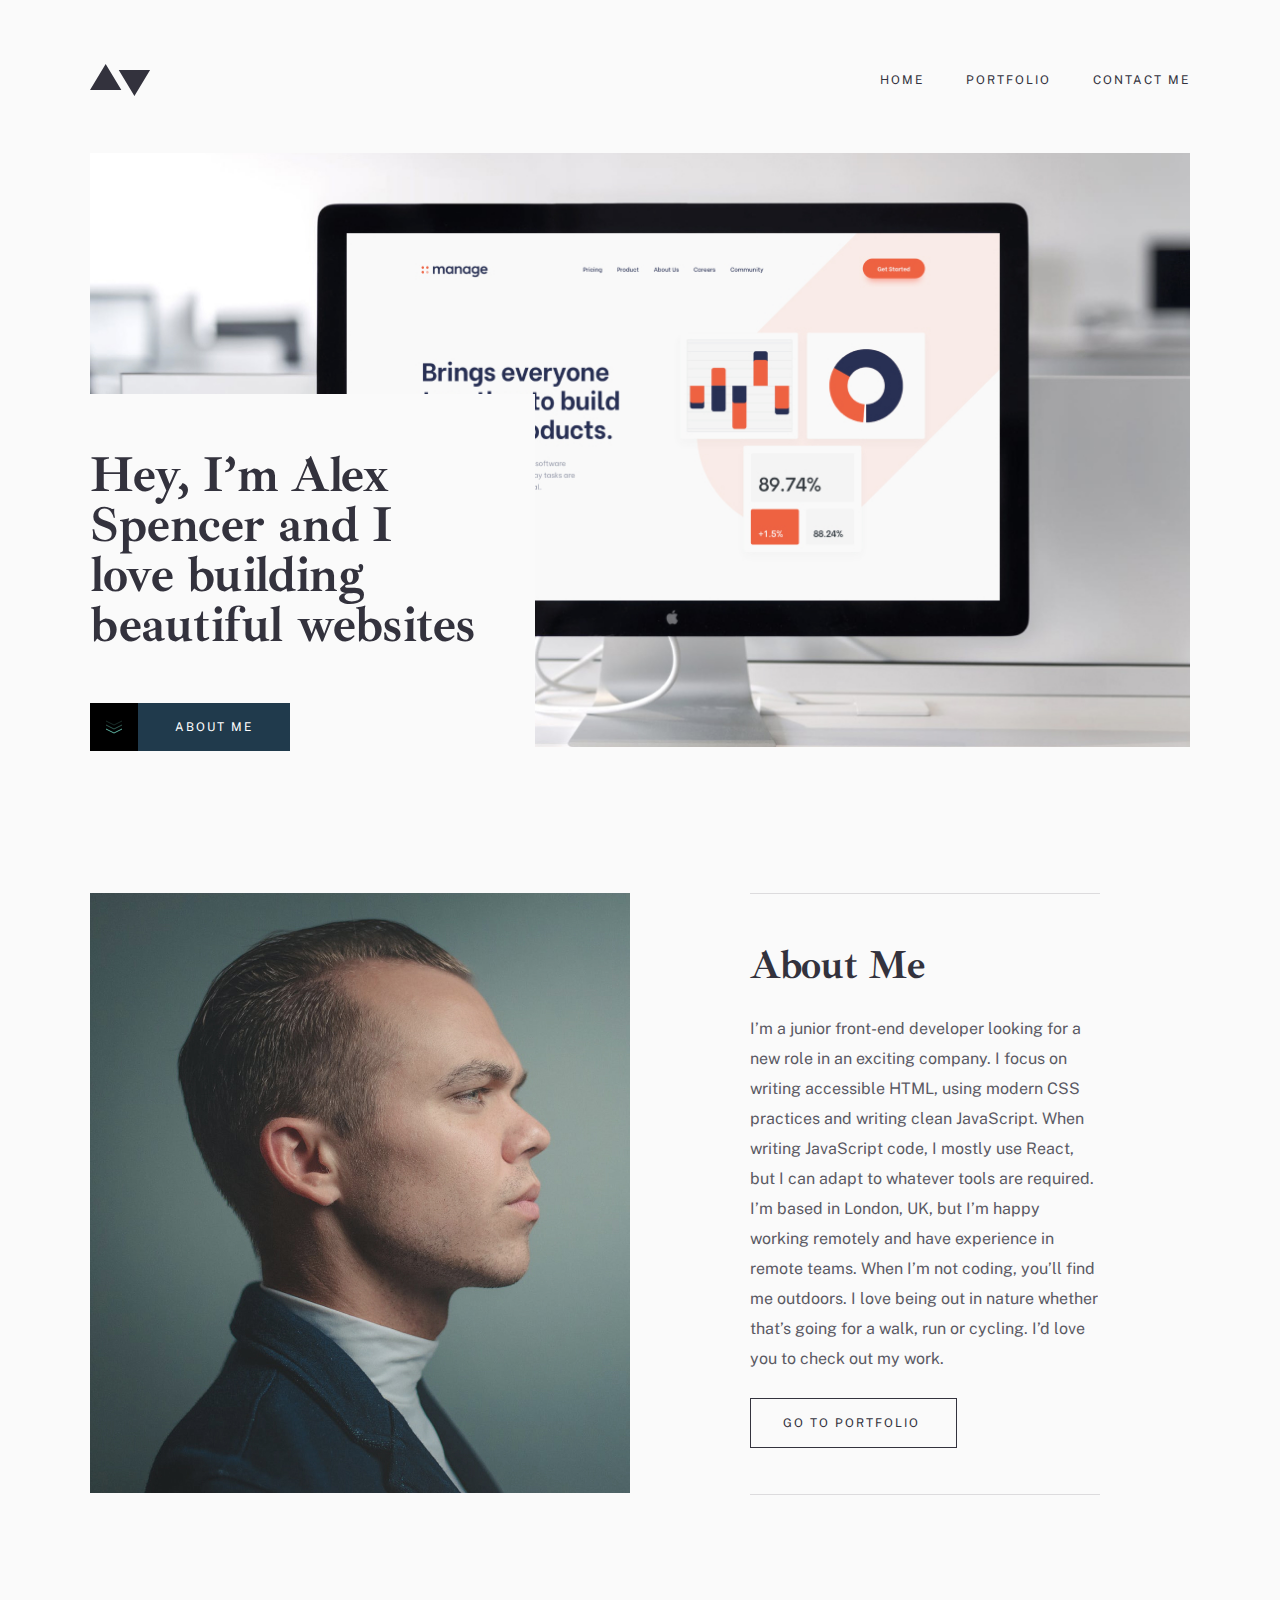
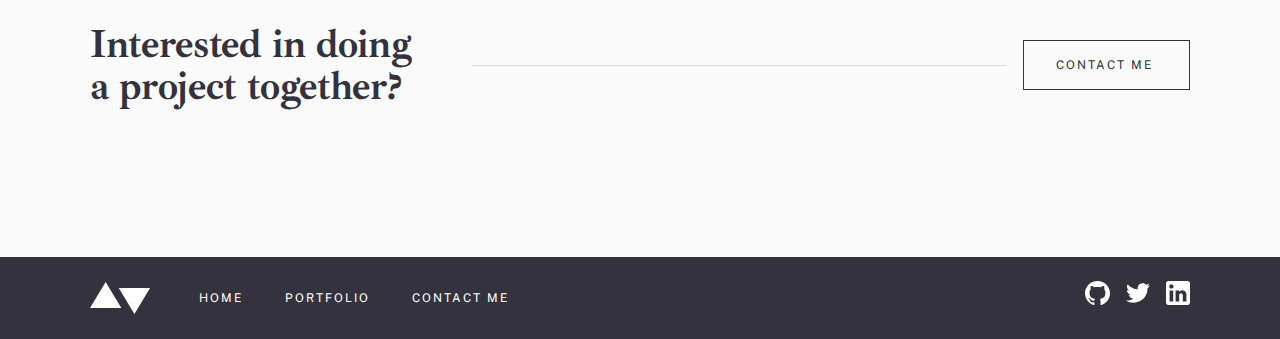
<file: index.html>
<!DOCTYPE html>
<html lang="en">
<head>
    <meta charset="UTF-8">
    <meta http-equiv="X-UA-Compatible" content="IE=edge">
    <meta name="viewport" content="width=device-width, initial-scale=1.0">
    <title>Minimalistic</title>
    
    <!-- Styles -->
    <link rel="stylesheet" href="css/normalize.css">
    <link rel="stylesheet" href="css/styles.css">
</head>
<body>
    
    <!-- SITE-HEADER -->
    <header class="site-header">
        <div class="site-header__container container">
            <a class="site-header__logo logo" href="index.html">
                <img class="logo__img" src="img/site-header-logo.svg" alt="Site logo" width="61" height="32">
            </a>
            
            <nav class="site-header__sitenav">
                <ul class="sitenav__list">
                    <li class="sitenav__item"><a class="sitenav__link" href="index.html">Home</a></li>
                    <li class="sitenav__item"><a class="sitenav__link" href="portfolio.html">Portfolio</a></li>
                    <li class="sitenav__item"><a class="sitenav__link" href="contact.html">Contact me</a></li>
                </ul>
            </nav>
            
            <button class="site-header__toggle--button" type="button">
                <img class="site-header__toggle--button-img" src="img/site-header-toggle.svg" alt="Site-header toggle" width="24" height="13">
            </button>
        </div>
    </header>
    
    
    <!-- MAIN-CONTENT -->
    <main class="main-content">
        <!-- HERO -->
        <div class="container">
            <div class="hero">
                <img class="hero__img" src="img/hero-img.jpg" alt="Hero-img" width="1100" height="600" srcset="img/hero-img.jpg 1x, img/hero-img@2x.jpg 2x">
                <div class="hero__inner">
                    <h1 class="hero__title">
                        Hey, I’m Alex Spencer and I love building beautiful websites
                    </h1>
                    <a class="hero__link" href="#">
                        <img class="hero__icon" src="img/hero-icon.svg" alt="Down" width="48" height="48">
                        <span class="hero__link--text">About me</span>
                    </a>
                </div>
            </div>
        </div>
        
        
        <!-- ABOUT -->
        <div class="about">
            <div class="about__container container">
                <img class="about__img" src="img/avatar.jpg" alt="Alex avatar" width="540" height="600" srcset="img/avatar.jpg 1x, img/avatar@2x.jpg 2x">
                <div class="about__inner">
                    <h2 class="about__title">
                        About Me
                    </h2>
                    <p class="about__text">
                        I’m a junior front-end developer looking for a new role in an exciting company. I focus on writing accessible HTML, using modern CSS practices and writing clean JavaScript. When writing JavaScript code, I mostly use React, but I can adapt to whatever tools are required. I’m based in London, UK, but I’m happy working remotely and have experience in remote teams. When I’m not coding, you’ll find me outdoors. I love being out in nature whether that’s going for a walk, run or cycling. I’d love you to check out my work.
                    </p>
                    <a class="button" href="#">GO TO PORTFOLIO</a>
                </div>
            </div>
        </div>
        
        
        <!-- CTA -->
        <div class="cta">
            <div class="cta__container container">
                <h2 class="cta__title">Interested in doing a project together?</h2>
                <div class="line"></div>
                <a class="button" href="contact.html">contact me</a>
            </div>
        </div>
    </main>
    
    <!-- SITE-FOOOTER -->
    <footer class="site-footer">
        <div class="site-footer__container container">
            <a class="site-footer__logo logo" href="index.html">
                <img class="logo__img" src="img/site-footer-logo.svg" alt="Site logo" width="61" height="32">
            </a>
            
            <nav class="site-footer__sitenav">
                <ul class="sitenav__list">
                    <li class="sitenav__item"><a class="sitenav__link site-footer__sitenav--link" href="index.html">Home</a></li>
                    <li class="sitenav__item"><a class="sitenav__link site-footer__sitenav--link" href="portfolio.html">Portfolio</a></li>
                    <li class="sitenav__item"><a class="sitenav__link site-footer__sitenav--link" href="contact.html">Contact me</a></li>
                </ul>
            </nav>
            
            <ul class="site-footer__list socials">
                <li class="socials__item">
                    <a class="socials__link" href="#">
                        <svg class="socials__icon" width="25" height="24" viewBox="0 0 25 24" fill="none" xmlns="http://www.w3.org/2000/svg">
                            <path d="M12.5 0C5.59375 0 0 5.50948 0 12.3045C0 17.742 3.58125 22.3531 8.54688 23.9788C9.17188 24.0946 9.40104 23.7137 9.40104 23.3871C9.40104 23.095 9.39062 22.3207 9.38542 21.295C5.90833 22.0369 5.175 19.6442 5.175 19.6442C4.60625 18.2241 3.78437 17.8443 3.78437 17.8443C2.65208 17.0815 3.87188 17.0971 3.87188 17.0971C5.12708 17.1827 5.78646 18.3649 5.78646 18.3649C6.90104 20.2463 8.7125 19.7027 9.42708 19.3886C9.53958 18.5924 9.86146 18.0509 10.2188 17.743C7.44271 17.4352 4.525 16.3771 4.525 11.6628C4.525 10.3198 5.00937 9.22212 5.81146 8.36127C5.67083 8.05031 5.24896 6.7992 5.92083 5.10462C5.92083 5.10462 6.96771 4.77489 9.35833 6.36617C10.3583 6.09278 11.4208 5.95713 12.4833 5.95087C13.5458 5.95713 14.6083 6.09278 15.6083 6.36617C17.9833 4.77489 19.0302 5.10462 19.0302 5.10462C19.7021 6.7992 19.2802 8.05031 19.1552 8.36127C19.9521 9.22212 20.4365 10.3198 20.4365 11.6628C20.4365 16.3897 17.5146 17.43 14.7333 17.7326C15.1708 18.102 15.5771 18.8564 15.5771 20.0094C15.5771 21.656 15.5615 22.9791 15.5615 23.3788C15.5615 23.7012 15.7802 24.0862 16.4208 23.9631C21.4219 22.3478 25 17.7336 25 12.3045C25 5.50948 19.4031 0 12.5 0V0Z" fill="currentColor"/>
                        </svg>
                    </a>
                </li>
                <li class="socials__item">
                    <a class="socials__link" href="#">
                        <svg class="socials__icon" width="24" height="20" viewBox="0 0 24 20" fill="none" xmlns="http://www.w3.org/2000/svg">
                            <path d="M24 2.55699C23.117 2.94899 22.168 3.21299 21.172 3.33199C22.189 2.72299 22.97 1.75799 23.337 0.607986C22.386 1.17199 21.332 1.58199 20.21 1.80299C19.313 0.845986 18.032 0.247986 16.616 0.247986C13.437 0.247986 11.101 3.21399 11.819 6.29299C7.728 6.08799 4.1 4.12799 1.671 1.14899C0.381 3.36199 1.002 6.25699 3.194 7.72299C2.388 7.69699 1.628 7.47599 0.965 7.10699C0.911 9.38799 2.546 11.522 4.914 11.997C4.221 12.185 3.462 12.229 2.69 12.081C3.316 14.037 5.134 15.46 7.29 15.5C5.22 17.123 2.612 17.848 0 17.54C2.179 18.937 4.768 19.752 7.548 19.752C16.69 19.752 21.855 12.031 21.543 5.10599C22.505 4.41099 23.34 3.54399 24 2.55699Z" fill="currentColor"/>
                        </svg>
                    </a>
                </li>
                <li class="socials__item">
                    <a class="socials__link" href="#">
                        <svg class="socials__icon" width="24" height="24" viewBox="0 0 24 24" fill="none" xmlns="http://www.w3.org/2000/svg">
                            <path fill-rule="evenodd" clip-rule="evenodd" d="M2.4 0H21.6C22.92 0 24 1.08 24 2.4V21.6C24 22.92 22.92 24 21.6 24H2.4C1.08 24 0 22.92 0 21.6V2.4C0 1.08 1.08 0 2.4 0ZM3.6 20.4H7.2V9.6H3.6V20.4ZM5.4 7.56C4.2 7.56 3.24 6.6 3.24 5.4C3.24 4.2 4.2 3.24 5.4 3.24C6.6 3.24 7.56 4.2 7.56 5.4C7.56 6.6 6.6 7.56 5.4 7.56ZM16.8 20.4H20.4V13.56C20.4 11.28 18.48 9.36 16.2 9.36C15.12 9.36 13.8 10.08 13.2 11.04V9.6H9.6V20.4H13.2V14.04C13.2 13.08 14.04 12.24 15 12.24C15.96 12.24 16.8 13.08 16.8 14.04V20.4Z" fill="currentColor"/>
                        </svg>
                    </a>
                </li>
            </ul>
        </div>
    </footer>
    <script src="js/main.js"></script>
</body>
</html>
</file>
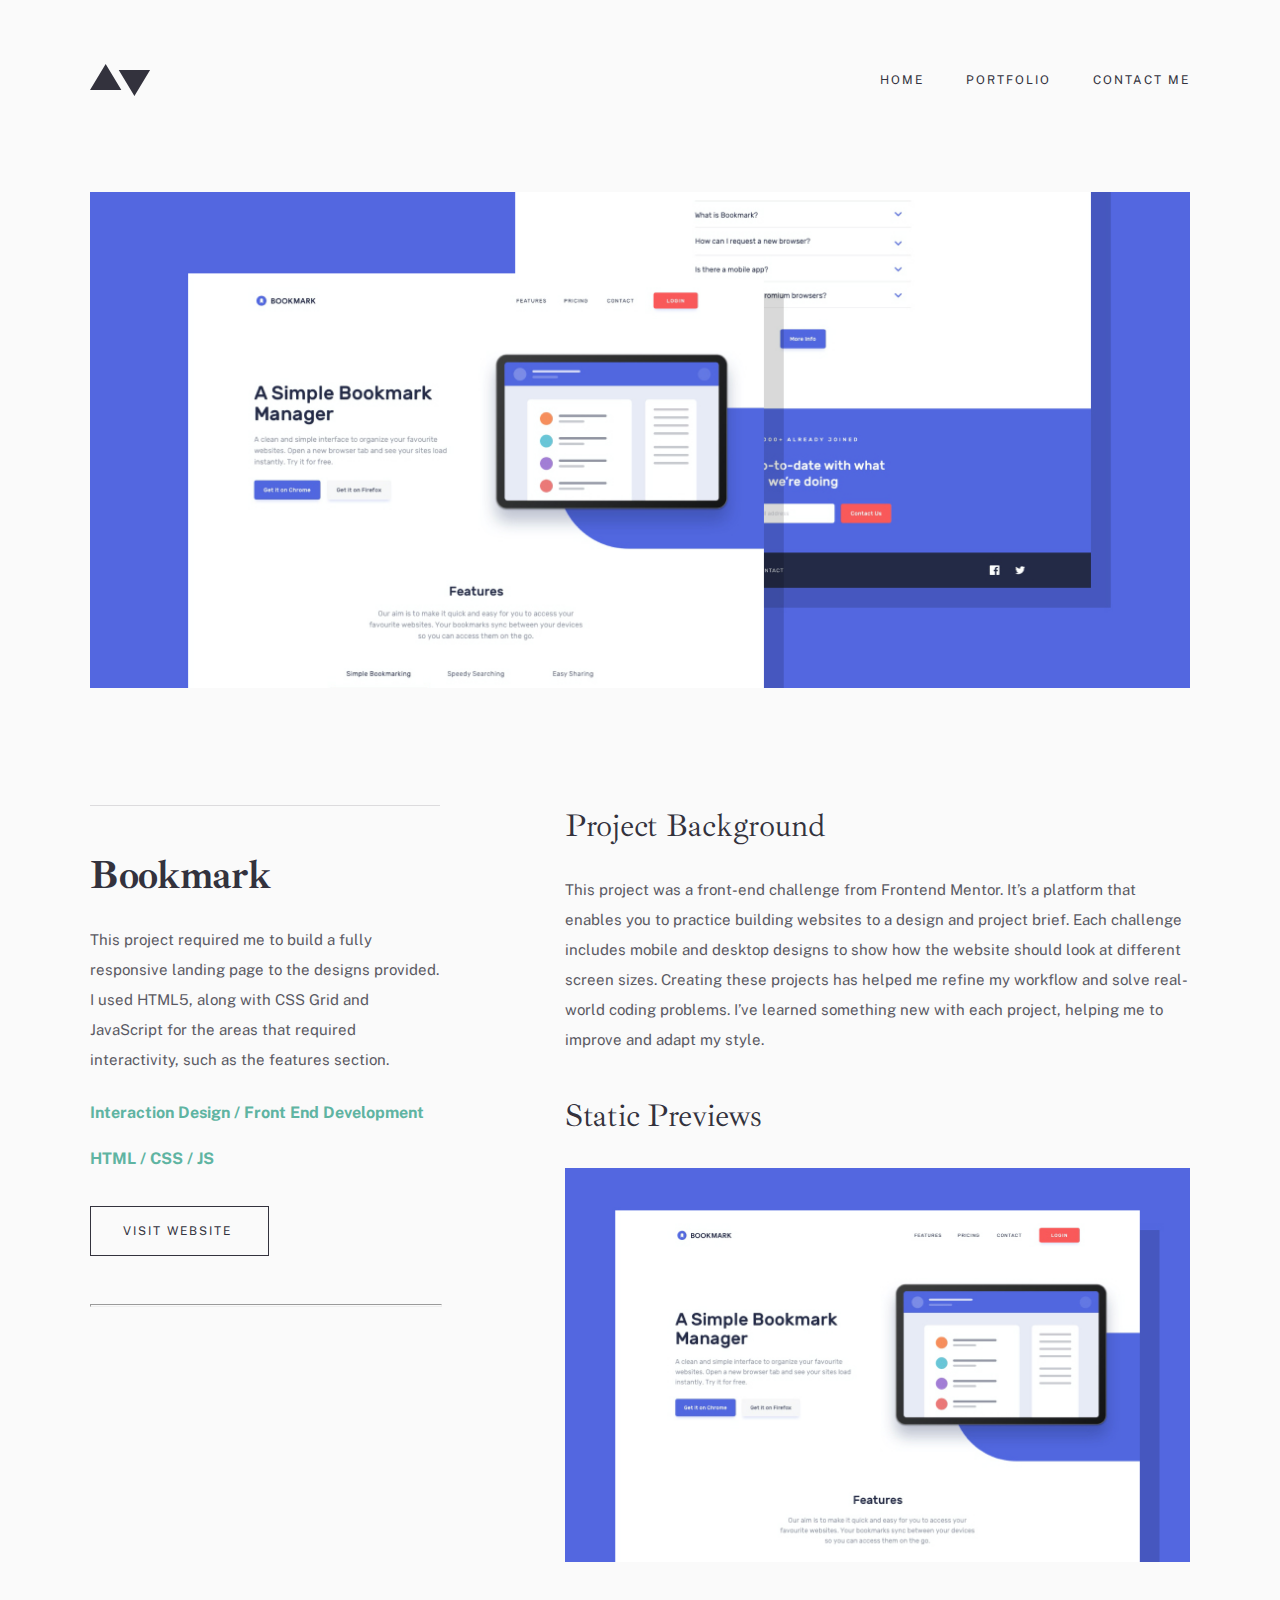
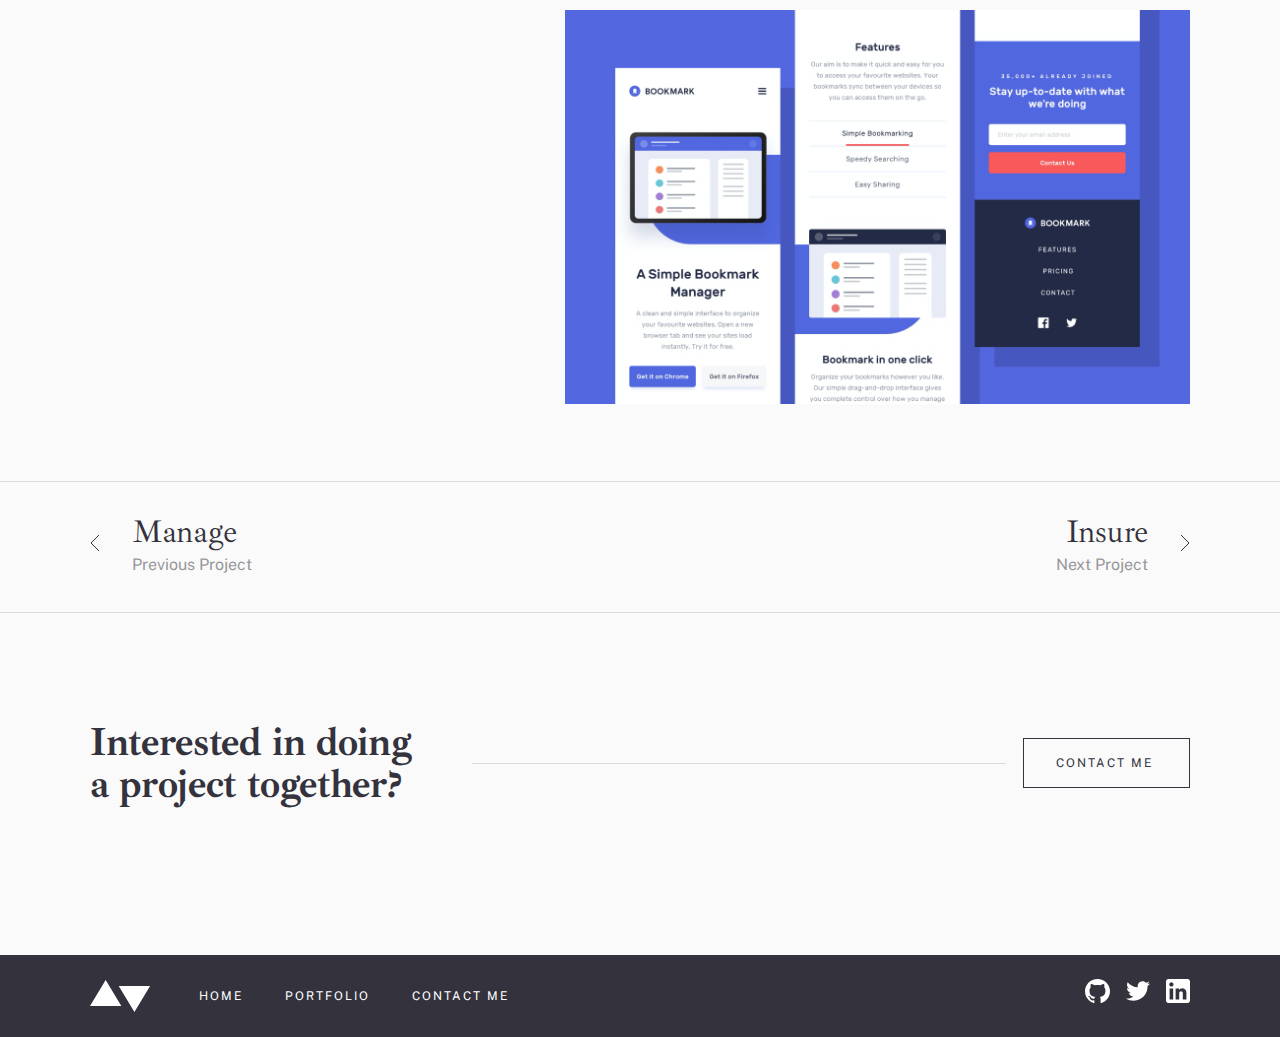
<file: bookmark.html>
<!DOCTYPE html>
<html lang="en">
<head>
    <meta charset="UTF-8">
    <meta http-equiv="X-UA-Compatible" content="IE=edge">
    <meta name="viewport" content="width=device-width, initial-scale=1.0">
    <title>Bookmark</title>
    
    <!-- Styles -->
    <link rel="stylesheet" href="css/normalize.css">
    <link rel="stylesheet" href="css/styles.css">
</head>
<body>
    
    <!-- SITE-HEADER -->
    <header class="site-header">
        <div class="site-header__container container">
            <a class="site-header__logo logo" href="index.html">
                <img class="logo__img" src="img/site-header-logo.svg" alt="Site logo" width="61" height="32">
            </a>
            
            <nav class="site-header__sitenav">
                <ul class="sitenav__list">
                    <li class="sitenav__item"><a class="sitenav__link" href="index.html">Home</a></li>
                    <li class="sitenav__item"><a class="sitenav__link" href="portfolio.html">Portfolio</a></li>
                    <li class="sitenav__item"><a class="sitenav__link" href="contact.html">Contact me</a></li>
                </ul>
            </nav>
            
            <button class="site-header__toggle--button" type="button">
                <img class="site-header__toggle--button-img" src="img/site-header-toggle.svg" alt="Site-header toggle" width="24" height="13">
            </button>
        </div>
    </header>
    
    
    <!-- MAIN-CONTENT -->
    <main class="main-content">
        
        <!-- PROJECT IMG -->
        <div class="hero__project">
            <div class="container">
                <img class="hero__project--img" src="img/hero-img-bookmark-desktop.jpg" alt="Manage main image" width="1100" height="500" srcset="img/hero-img-bookmark-desktop.jpg 1x, img/hero-img-bookmark-desktop@2x.jpg 2x">
            </div>
        </div>
        
        
        <!-- PROJECT -->
        <div class="project">
            <div class="project__container container">
                <div class="project__content">
                    <h2 class="project__name">
                        Bookmark
                    </h2>
                    <p class="project__description">This project required me to build a fully responsive landing page to the designs provided. I used HTML5, along with CSS Grid and JavaScript for the areas that required interactivity, such as the features section.</p>
                    <p class="project__main--info">Interaction Design / Front End Development</p>
                    <p class="project__main--info project__tools">HTML / CSS / JS</p>
                    
                    <a class="button" href="#">Visit Website</a>
                    <hr class="project__line">
                </div>
                
                <div class="project__info">
                    <h3 class="project__info--title">Project Background</h3>
                    <p class="project__info--text">This project was a front-end  challenge from Frontend Mentor. It’s a platform that enables you to practice building websites to a design and project brief. Each challenge includes mobile and desktop designs to show how the website should look at different screen sizes. Creating these projects has helped me refine my workflow and solve real-world coding problems. I’ve learned something new with each project, helping me to improve and adapt my style.</p>
                    <h3 class="project__info--title">Static Previews</h3>
                    <ul class="project__info--list">
                        <li class="project__info--item">
                            <img class="project__info--img" src="img/bookmark-1.jpg" alt="Preject hero section" width="635" height="400" srcset="img/bookmark-1.jpg 1x, img/bookmark-1@2x.jpg 2x">
                        </li>
                        <li class="project__info--item">
                            <img class="project__info--img" src="img/bookmark-2.jpg" alt="Preject hero section" width="635" height="400" srcset="img/bookmark-2.jpg 1x, img/bookmark-2@2x.jpg 2x">
                        </li>
                    </ul>
                </div>
            </div>
        </div>
        
        
        <!-- LINKS -->
        <div class="links">
            <div class="links__container container">
                <div class="links__wrapper links__prev">
                    <a class="links__link" href="manage.html">
                        <svg class="links__icon" width="10" height="18" viewBox="0 0 10 18" fill="none" xmlns="http://www.w3.org/2000/svg">
                            <path id="Path 2" d="M9 1L1 9L9 17" stroke="currentColor"/>
                        </svg>
                    </a>
                    <div class="links__inner--prev">
                        <h3 class="links__title">Manage</h3>
                        <p class="links__text">Previous Project</p>
                    </div>
                </div>
                <div class="links__wrapper links__next">
                    <div class="links__inner--next">
                        <h3 class="links__title">Insure</h3>
                        <p class="links__text">Next Project</p>
                    </div>
                    <a class="links__link" href="insure.html">
                        <svg class="links__icon" width="10" height="18" viewBox="0 0 10 18" fill="none" xmlns="http://www.w3.org/2000/svg">
                            <path id="Path 2" d="M1 1L9 9L1 17" stroke="currentColor"/>
                        </svg>
                    </a>
                </div>
            </div>
        </div>
        
        <!-- CTA -->
        <div class="cta">
            <div class="cta__container container">
                <h2 class="cta__title">Interested in doing a project together?</h2>
                <div class="line"></div>
                <a class="button" href="contact.html">contact me</a>
            </div>
        </div>
    </main>
    
    <!-- SITE-FOOOTER -->
    <footer class="site-footer">
        <div class="site-footer__container container">
            <a class="site-footer__logo logo" href="index.html">
                <img class="logo__img" src="img/site-footer-logo.svg" alt="Site logo" width="61" height="32">
            </a>
            
            <nav class="site-footer__sitenav">
                <ul class="sitenav__list">
                    <li class="sitenav__item"><a class="sitenav__link site-footer__sitenav--link" href="index.html">Home</a></li>
                    <li class="sitenav__item"><a class="sitenav__link site-footer__sitenav--link" href="portfolio.html">Portfolio</a></li>
                    <li class="sitenav__item"><a class="sitenav__link site-footer__sitenav--link" href="contact.html">Contact me</a></li>
                </ul>
            </nav>
            
            <ul class="site-footer__list socials">
                <li class="socials__item">
                    <a class="socials__link" href="#">
                        <svg class="socials__icon" width="25" height="24" viewBox="0 0 25 24" fill="none" xmlns="http://www.w3.org/2000/svg">
                            <path d="M12.5 0C5.59375 0 0 5.50948 0 12.3045C0 17.742 3.58125 22.3531 8.54688 23.9788C9.17188 24.0946 9.40104 23.7137 9.40104 23.3871C9.40104 23.095 9.39062 22.3207 9.38542 21.295C5.90833 22.0369 5.175 19.6442 5.175 19.6442C4.60625 18.2241 3.78437 17.8443 3.78437 17.8443C2.65208 17.0815 3.87188 17.0971 3.87188 17.0971C5.12708 17.1827 5.78646 18.3649 5.78646 18.3649C6.90104 20.2463 8.7125 19.7027 9.42708 19.3886C9.53958 18.5924 9.86146 18.0509 10.2188 17.743C7.44271 17.4352 4.525 16.3771 4.525 11.6628C4.525 10.3198 5.00937 9.22212 5.81146 8.36127C5.67083 8.05031 5.24896 6.7992 5.92083 5.10462C5.92083 5.10462 6.96771 4.77489 9.35833 6.36617C10.3583 6.09278 11.4208 5.95713 12.4833 5.95087C13.5458 5.95713 14.6083 6.09278 15.6083 6.36617C17.9833 4.77489 19.0302 5.10462 19.0302 5.10462C19.7021 6.7992 19.2802 8.05031 19.1552 8.36127C19.9521 9.22212 20.4365 10.3198 20.4365 11.6628C20.4365 16.3897 17.5146 17.43 14.7333 17.7326C15.1708 18.102 15.5771 18.8564 15.5771 20.0094C15.5771 21.656 15.5615 22.9791 15.5615 23.3788C15.5615 23.7012 15.7802 24.0862 16.4208 23.9631C21.4219 22.3478 25 17.7336 25 12.3045C25 5.50948 19.4031 0 12.5 0V0Z" fill="currentColor"/>
                        </svg>
                    </a>
                </li>
                <li class="socials__item">
                    <a class="socials__link" href="#">
                        <svg class="socials__icon" width="24" height="20" viewBox="0 0 24 20" fill="none" xmlns="http://www.w3.org/2000/svg">
                            <path d="M24 2.55699C23.117 2.94899 22.168 3.21299 21.172 3.33199C22.189 2.72299 22.97 1.75799 23.337 0.607986C22.386 1.17199 21.332 1.58199 20.21 1.80299C19.313 0.845986 18.032 0.247986 16.616 0.247986C13.437 0.247986 11.101 3.21399 11.819 6.29299C7.728 6.08799 4.1 4.12799 1.671 1.14899C0.381 3.36199 1.002 6.25699 3.194 7.72299C2.388 7.69699 1.628 7.47599 0.965 7.10699C0.911 9.38799 2.546 11.522 4.914 11.997C4.221 12.185 3.462 12.229 2.69 12.081C3.316 14.037 5.134 15.46 7.29 15.5C5.22 17.123 2.612 17.848 0 17.54C2.179 18.937 4.768 19.752 7.548 19.752C16.69 19.752 21.855 12.031 21.543 5.10599C22.505 4.41099 23.34 3.54399 24 2.55699Z" fill="currentColor"/>
                        </svg>
                    </a>
                </li>
                <li class="socials__item">
                    <a class="socials__link" href="#">
                        <svg class="socials__icon" width="24" height="24" viewBox="0 0 24 24" fill="none" xmlns="http://www.w3.org/2000/svg">
                            <path fill-rule="evenodd" clip-rule="evenodd" d="M2.4 0H21.6C22.92 0 24 1.08 24 2.4V21.6C24 22.92 22.92 24 21.6 24H2.4C1.08 24 0 22.92 0 21.6V2.4C0 1.08 1.08 0 2.4 0ZM3.6 20.4H7.2V9.6H3.6V20.4ZM5.4 7.56C4.2 7.56 3.24 6.6 3.24 5.4C3.24 4.2 4.2 3.24 5.4 3.24C6.6 3.24 7.56 4.2 7.56 5.4C7.56 6.6 6.6 7.56 5.4 7.56ZM16.8 20.4H20.4V13.56C20.4 11.28 18.48 9.36 16.2 9.36C15.12 9.36 13.8 10.08 13.2 11.04V9.6H9.6V20.4H13.2V14.04C13.2 13.08 14.04 12.24 15 12.24C15.96 12.24 16.8 13.08 16.8 14.04V20.4Z" fill="currentColor"/>
                        </svg>
                    </a>
                </li>
            </ul>
        </div>
    </footer>
    <script src="js/main.js"></script>
</body>
</html>
</file>
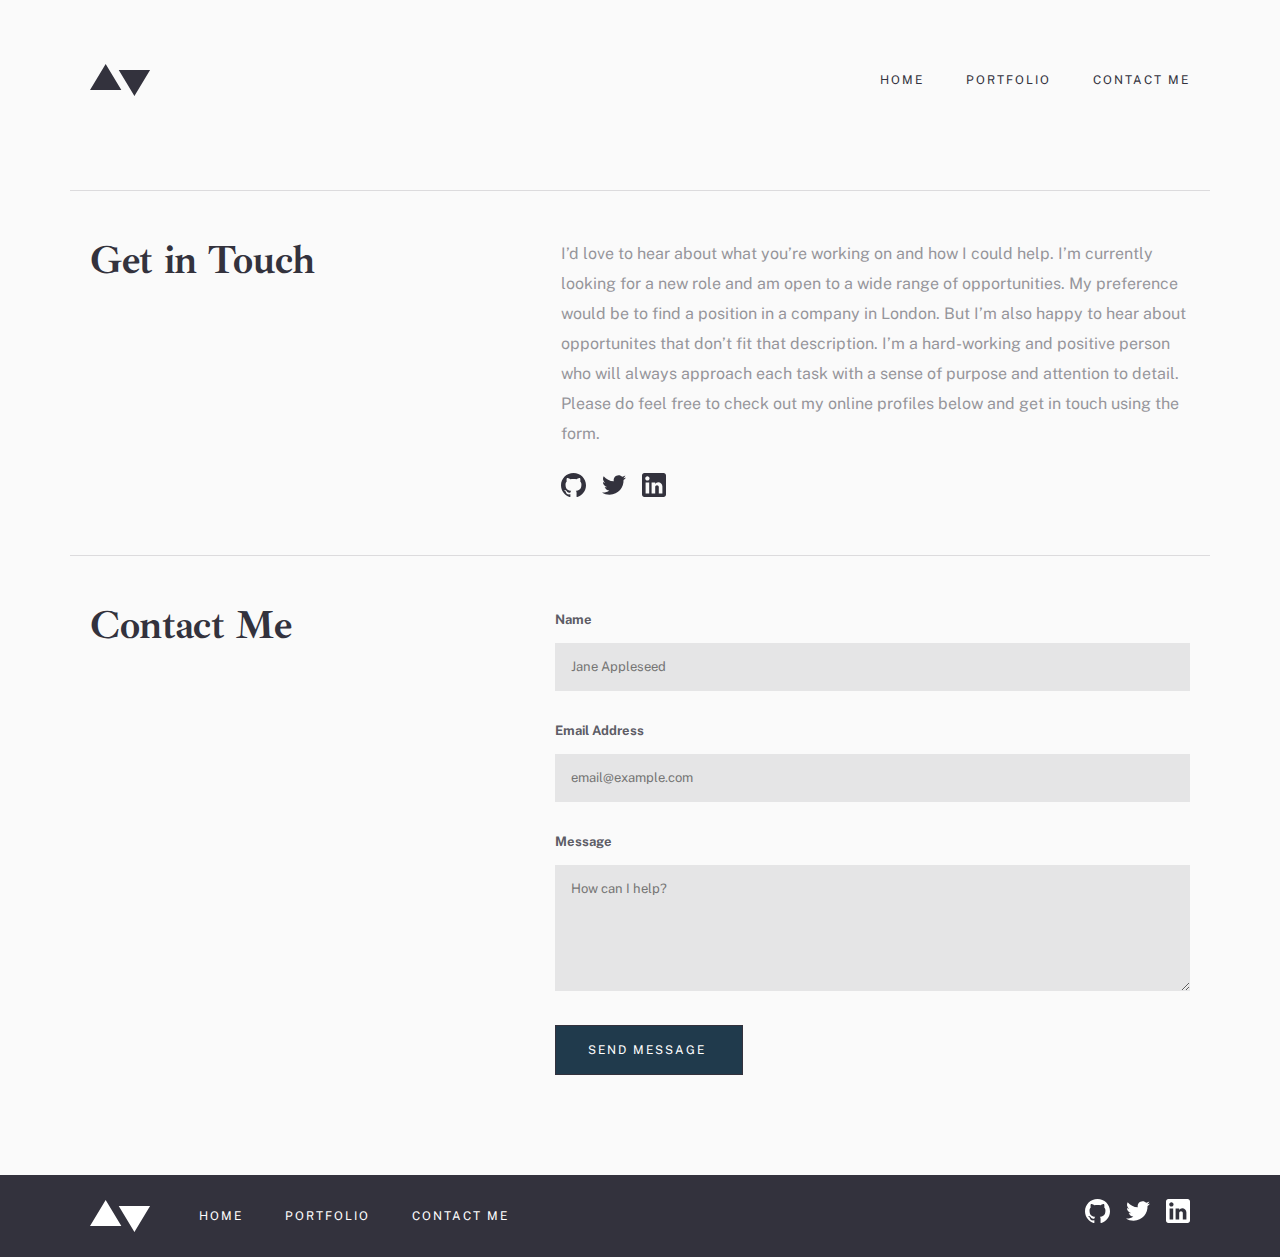
<file: contact.html>
<!DOCTYPE html>
<html lang="en">
<head>
    <meta charset="UTF-8">
    <meta http-equiv="X-UA-Compatible" content="IE=edge">
    <meta name="viewport" content="width=device-width, initial-scale=1.0">
    <title>Contact</title>
    
    <!-- Styles -->
    <link rel="stylesheet" href="css/normalize.css">
    <link rel="stylesheet" href="css/styles.css">
</head>
<body>
    
    <!-- SITE-HEADER -->
    <header class="site-header">
        <div class="site-header__container container">
            <a class="site-header__logo logo" href="index.html">
                <img class="logo__img" src="img/site-header-logo.svg" alt="Site logo" width="61" height="32">
            </a>
            
            <nav class="site-header__sitenav">
                <ul class="sitenav__list">
                    <li class="sitenav__item"><a class="sitenav__link" href="index.html">Home</a></li>
                    <li class="sitenav__item"><a class="sitenav__link" href="portfolio.html">Portfolio</a></li>
                    <li class="sitenav__item"><a class="sitenav__link" href="contact.html">Contact me</a></li>
                </ul>
            </nav>
            
            <button class="site-header__toggle--button" type="button">
                <img class="site-header__toggle--button-img" src="img/site-header-toggle.svg" alt="Site-header toggle" width="24" height="13">
            </button>
        </div>
    </header>
    
    
    <!-- MAIN-CONTENT -->
    <main class="main-content">
        <div class="contact-hero">
            <div class="contact-hero__container container">
                <h2 class="contact-hero__title">
                    Get in Touch
                </h2>
                <div class="contact-hero__content">
                    <p class="contact-hero__text">I’d love to hear about what you’re working on and how I could help. I’m currently looking for a new role and am open to a wide range of opportunities. My preference would be to find a position in a company in London. But I’m also happy to hear about opportunites that don’t fit that description. I’m a hard-working and positive person who will always approach each task with a sense of purpose and attention to detail. Please do feel free to check out my online profiles below and get in touch using the form.</p>
                    <ul class="contact-hero__list socials">
                        <li class="socials__item">
                            <a class="socials__link socials__links--contact" href="#">
                                <svg class="socials__icon" width="25" height="24" viewBox="0 0 25 24" fill="none" xmlns="http://www.w3.org/2000/svg">
                                    <path d="M12.5 0C5.59375 0 0 5.50948 0 12.3045C0 17.742 3.58125 22.3531 8.54688 23.9788C9.17188 24.0946 9.40104 23.7137 9.40104 23.3871C9.40104 23.095 9.39062 22.3207 9.38542 21.295C5.90833 22.0369 5.175 19.6442 5.175 19.6442C4.60625 18.2241 3.78437 17.8443 3.78437 17.8443C2.65208 17.0815 3.87188 17.0971 3.87188 17.0971C5.12708 17.1827 5.78646 18.3649 5.78646 18.3649C6.90104 20.2463 8.7125 19.7027 9.42708 19.3886C9.53958 18.5924 9.86146 18.0509 10.2188 17.743C7.44271 17.4352 4.525 16.3771 4.525 11.6628C4.525 10.3198 5.00937 9.22212 5.81146 8.36127C5.67083 8.05031 5.24896 6.7992 5.92083 5.10462C5.92083 5.10462 6.96771 4.77489 9.35833 6.36617C10.3583 6.09278 11.4208 5.95713 12.4833 5.95087C13.5458 5.95713 14.6083 6.09278 15.6083 6.36617C17.9833 4.77489 19.0302 5.10462 19.0302 5.10462C19.7021 6.7992 19.2802 8.05031 19.1552 8.36127C19.9521 9.22212 20.4365 10.3198 20.4365 11.6628C20.4365 16.3897 17.5146 17.43 14.7333 17.7326C15.1708 18.102 15.5771 18.8564 15.5771 20.0094C15.5771 21.656 15.5615 22.9791 15.5615 23.3788C15.5615 23.7012 15.7802 24.0862 16.4208 23.9631C21.4219 22.3478 25 17.7336 25 12.3045C25 5.50948 19.4031 0 12.5 0V0Z" fill="currentColor"/>
                                </svg>
                            </a>
                        </li>
                        <li class="socials__item">
                            <a class="socials__link socials__links--contact" href="#">
                                <svg class="socials__icon" width="24" height="20" viewBox="0 0 24 20" fill="none" xmlns="http://www.w3.org/2000/svg">
                                    <path d="M24 2.55699C23.117 2.94899 22.168 3.21299 21.172 3.33199C22.189 2.72299 22.97 1.75799 23.337 0.607986C22.386 1.17199 21.332 1.58199 20.21 1.80299C19.313 0.845986 18.032 0.247986 16.616 0.247986C13.437 0.247986 11.101 3.21399 11.819 6.29299C7.728 6.08799 4.1 4.12799 1.671 1.14899C0.381 3.36199 1.002 6.25699 3.194 7.72299C2.388 7.69699 1.628 7.47599 0.965 7.10699C0.911 9.38799 2.546 11.522 4.914 11.997C4.221 12.185 3.462 12.229 2.69 12.081C3.316 14.037 5.134 15.46 7.29 15.5C5.22 17.123 2.612 17.848 0 17.54C2.179 18.937 4.768 19.752 7.548 19.752C16.69 19.752 21.855 12.031 21.543 5.10599C22.505 4.41099 23.34 3.54399 24 2.55699Z" fill="currentColor"/>
                                </svg>
                            </a>
                        </li>
                        <li class="socials__item">
                            <a class="socials__link socials__links--contact" href="#">
                                <svg class="socials__icon" width="24" height="24" viewBox="0 0 24 24" fill="none" xmlns="http://www.w3.org/2000/svg">
                                    <path fill-rule="evenodd" clip-rule="evenodd" d="M2.4 0H21.6C22.92 0 24 1.08 24 2.4V21.6C24 22.92 22.92 24 21.6 24H2.4C1.08 24 0 22.92 0 21.6V2.4C0 1.08 1.08 0 2.4 0ZM3.6 20.4H7.2V9.6H3.6V20.4ZM5.4 7.56C4.2 7.56 3.24 6.6 3.24 5.4C3.24 4.2 4.2 3.24 5.4 3.24C6.6 3.24 7.56 4.2 7.56 5.4C7.56 6.6 6.6 7.56 5.4 7.56ZM16.8 20.4H20.4V13.56C20.4 11.28 18.48 9.36 16.2 9.36C15.12 9.36 13.8 10.08 13.2 11.04V9.6H9.6V20.4H13.2V14.04C13.2 13.08 14.04 12.24 15 12.24C15.96 12.24 16.8 13.08 16.8 14.04V20.4Z" fill="currentColor"/>
                                </svg>
                            </a>
                        </li>
                    </ul>
                </div>
            </div>
        </div>
        
        
        <!-- CONTACT -->
        <div class="contact">
            <div class="contact__container container">
                <h2 class="contact__title">Contact Me</h2>
                <form class="contact__form form" action="/my-handling-form-page" method="post">
                    <ul class="form__list">
                        <li class="form__item">
                            <div class="form__label--wrapper">
                                <label class="form__label" for="name">Name</label>
                            </div>
                            <input class="form__input" type="text" id="name" name="user_name" placeholder="Jane Appleseed">
                        </li>
                        <li class="form__item">
                            <div class="form__label--wrapper">
                                <label class="form__label" for="mail">Email Address</label>
                            </div>
                            <input class="form__input" type="email" id="mail" name="user_email" placeholder="email@example.com">
                        </li>
                        <li class="form__item">
                            <div class="form__label--wrapper">
                                <label class="form__label" for="msg">Message</label>
                            </div>
                            <textarea class="form__textarea" id="msg" name="user_message" placeholder="How can I help?"></textarea>
                        </li>
                    </ul>

                    <button class="button form__button" type="submit">Send Message</button>
                </form>
            </div>
        </div>
    </main>
    
    <!-- SITE-FOOOTER -->
    <footer class="site-footer">
        <div class="site-footer__container container">
            <a class="site-footer__logo logo" href="index.html">
                <img class="logo__img" src="img/site-footer-logo.svg" alt="Site logo" width="61" height="32">
            </a>
            
            <nav class="site-footer__sitenav">
                <ul class="sitenav__list">
                    <li class="sitenav__item"><a class="sitenav__link site-footer__sitenav--link" href="index.html">Home</a></li>
                    <li class="sitenav__item"><a class="sitenav__link site-footer__sitenav--link" href="portfolio.html">Portfolio</a></li>
                    <li class="sitenav__item"><a class="sitenav__link site-footer__sitenav--link" href="contact.html">Contact me</a></li>
                </ul>
            </nav>
            
            <ul class="site-footer__list socials">
                <li class="socials__item">
                    <a class="socials__link" href="#">
                        <svg class="socials__icon" width="25" height="24" viewBox="0 0 25 24" fill="none" xmlns="http://www.w3.org/2000/svg">
                            <path d="M12.5 0C5.59375 0 0 5.50948 0 12.3045C0 17.742 3.58125 22.3531 8.54688 23.9788C9.17188 24.0946 9.40104 23.7137 9.40104 23.3871C9.40104 23.095 9.39062 22.3207 9.38542 21.295C5.90833 22.0369 5.175 19.6442 5.175 19.6442C4.60625 18.2241 3.78437 17.8443 3.78437 17.8443C2.65208 17.0815 3.87188 17.0971 3.87188 17.0971C5.12708 17.1827 5.78646 18.3649 5.78646 18.3649C6.90104 20.2463 8.7125 19.7027 9.42708 19.3886C9.53958 18.5924 9.86146 18.0509 10.2188 17.743C7.44271 17.4352 4.525 16.3771 4.525 11.6628C4.525 10.3198 5.00937 9.22212 5.81146 8.36127C5.67083 8.05031 5.24896 6.7992 5.92083 5.10462C5.92083 5.10462 6.96771 4.77489 9.35833 6.36617C10.3583 6.09278 11.4208 5.95713 12.4833 5.95087C13.5458 5.95713 14.6083 6.09278 15.6083 6.36617C17.9833 4.77489 19.0302 5.10462 19.0302 5.10462C19.7021 6.7992 19.2802 8.05031 19.1552 8.36127C19.9521 9.22212 20.4365 10.3198 20.4365 11.6628C20.4365 16.3897 17.5146 17.43 14.7333 17.7326C15.1708 18.102 15.5771 18.8564 15.5771 20.0094C15.5771 21.656 15.5615 22.9791 15.5615 23.3788C15.5615 23.7012 15.7802 24.0862 16.4208 23.9631C21.4219 22.3478 25 17.7336 25 12.3045C25 5.50948 19.4031 0 12.5 0V0Z" fill="currentColor"/>
                        </svg>
                    </a>
                </li>
                <li class="socials__item">
                    <a class="socials__link" href="#">
                        <svg class="socials__icon" width="24" height="20" viewBox="0 0 24 20" fill="none" xmlns="http://www.w3.org/2000/svg">
                            <path d="M24 2.55699C23.117 2.94899 22.168 3.21299 21.172 3.33199C22.189 2.72299 22.97 1.75799 23.337 0.607986C22.386 1.17199 21.332 1.58199 20.21 1.80299C19.313 0.845986 18.032 0.247986 16.616 0.247986C13.437 0.247986 11.101 3.21399 11.819 6.29299C7.728 6.08799 4.1 4.12799 1.671 1.14899C0.381 3.36199 1.002 6.25699 3.194 7.72299C2.388 7.69699 1.628 7.47599 0.965 7.10699C0.911 9.38799 2.546 11.522 4.914 11.997C4.221 12.185 3.462 12.229 2.69 12.081C3.316 14.037 5.134 15.46 7.29 15.5C5.22 17.123 2.612 17.848 0 17.54C2.179 18.937 4.768 19.752 7.548 19.752C16.69 19.752 21.855 12.031 21.543 5.10599C22.505 4.41099 23.34 3.54399 24 2.55699Z" fill="currentColor"/>
                        </svg>
                    </a>
                </li>
                <li class="socials__item">
                    <a class="socials__link" href="#">
                        <svg class="socials__icon" width="24" height="24" viewBox="0 0 24 24" fill="none" xmlns="http://www.w3.org/2000/svg">
                            <path fill-rule="evenodd" clip-rule="evenodd" d="M2.4 0H21.6C22.92 0 24 1.08 24 2.4V21.6C24 22.92 22.92 24 21.6 24H2.4C1.08 24 0 22.92 0 21.6V2.4C0 1.08 1.08 0 2.4 0ZM3.6 20.4H7.2V9.6H3.6V20.4ZM5.4 7.56C4.2 7.56 3.24 6.6 3.24 5.4C3.24 4.2 4.2 3.24 5.4 3.24C6.6 3.24 7.56 4.2 7.56 5.4C7.56 6.6 6.6 7.56 5.4 7.56ZM16.8 20.4H20.4V13.56C20.4 11.28 18.48 9.36 16.2 9.36C15.12 9.36 13.8 10.08 13.2 11.04V9.6H9.6V20.4H13.2V14.04C13.2 13.08 14.04 12.24 15 12.24C15.96 12.24 16.8 13.08 16.8 14.04V20.4Z" fill="currentColor"/>
                        </svg>
                    </a>
                </li>
            </ul>
        </div>
    </footer>
    <script src="js/main.js"></script>
</body>
</html>
</file>
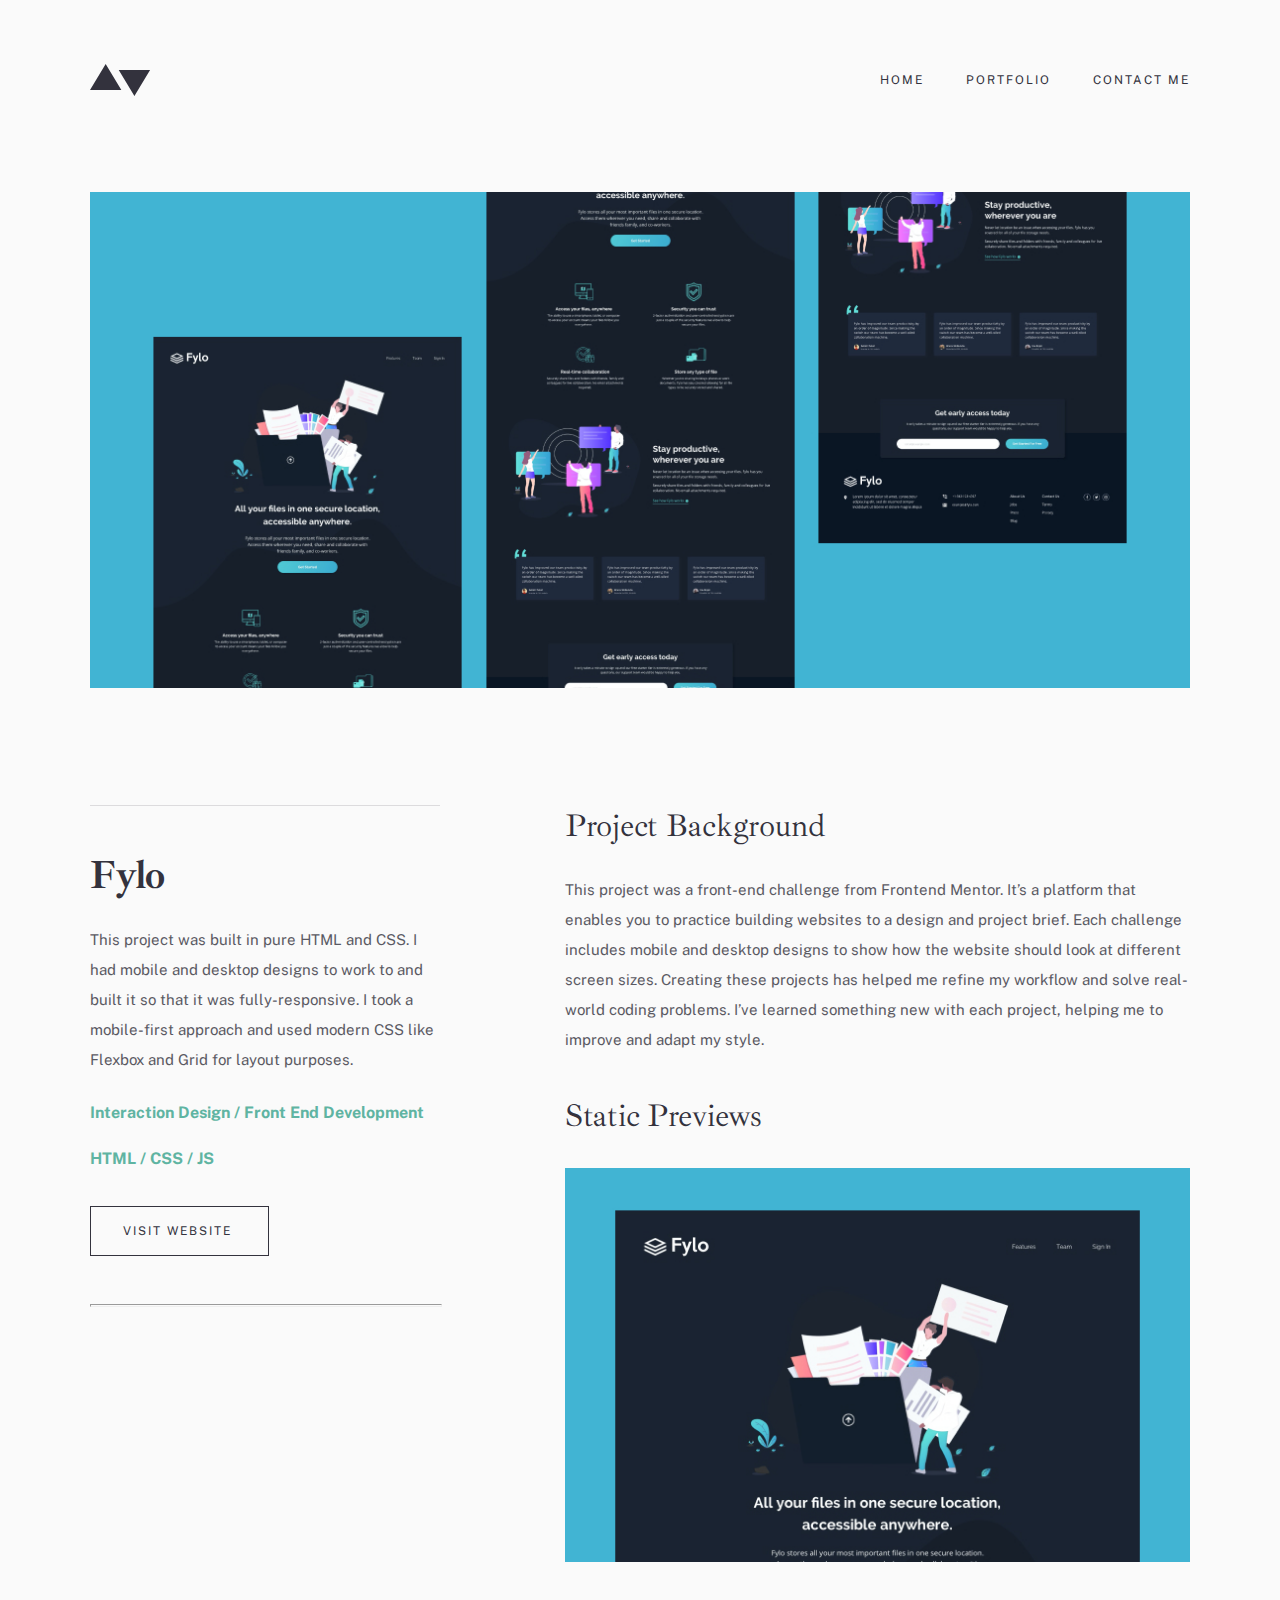
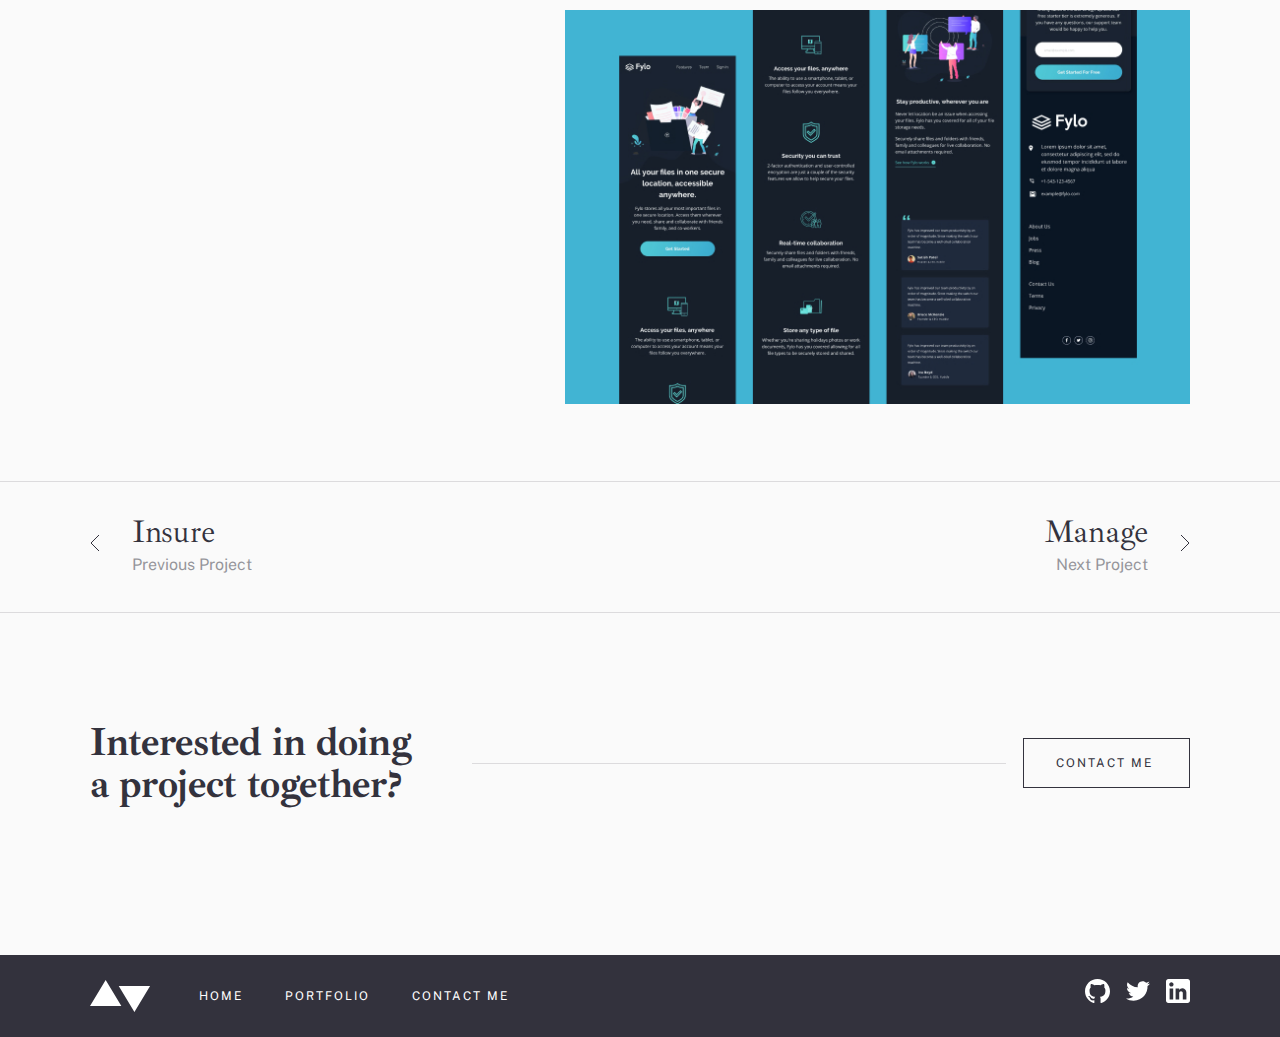
<file: fylo.html>
<!DOCTYPE html>
<html lang="en">
<head>
    <meta charset="UTF-8">
    <meta http-equiv="X-UA-Compatible" content="IE=edge">
    <meta name="viewport" content="width=device-width, initial-scale=1.0">
    <title>Fylo</title>
    
    <!-- Styles -->
    <link rel="stylesheet" href="css/normalize.css">
    <link rel="stylesheet" href="css/styles.css">
</head>
<body>
    
    <!-- SITE-HEADER -->
    <header class="site-header">
        <div class="site-header__container container">
            <a class="site-header__logo logo" href="index.html">
                <img class="logo__img" src="img/site-header-logo.svg" alt="Site logo" width="61" height="32">
            </a>
            
            <nav class="site-header__sitenav">
                <ul class="sitenav__list">
                    <li class="sitenav__item"><a class="sitenav__link" href="index.html">Home</a></li>
                    <li class="sitenav__item"><a class="sitenav__link" href="portfolio.html">Portfolio</a></li>
                    <li class="sitenav__item"><a class="sitenav__link" href="contact.html">Contact me</a></li>
                </ul>
            </nav>
            
            <button class="site-header__toggle--button" type="button">
                <img class="site-header__toggle--button-img" src="img/site-header-toggle.svg" alt="Site-header toggle" width="24" height="13">
            </button>
        </div>
    </header>
    
    
    <!-- MAIN-CONTENT -->
    <main class="main-content">
        
        <!-- PROJECT IMG -->
        <div class="hero__project">
            <div class="container">
                <img class="hero__project--img" src="img/hero-img-fylo-desktop.jpg" alt="Manage main image" width="1100" height="500" srcset="img/hero-img-fylo-desktop.jpg 1x, img/hero-img-fylo-desktop@2x.jpg 2x">
            </div>
        </div>
        
        
        <!-- PROJECT -->
        <div class="project">
            <div class="project__container container">
                <div class="project__content">
                    <h2 class="project__name">
                        Fylo
                    </h2>
                    <p class="project__description">This project was built in pure HTML and CSS. I had mobile and desktop designs to work to and built it so that it was fully-responsive. I took a mobile-first approach and used modern CSS like Flexbox and Grid for layout purposes.</p>
                    <p class="project__main--info">Interaction Design / Front End Development</p>
                    <p class="project__main--info project__tools">HTML / CSS / JS</p>
                    
                    <a class="button" href="#">Visit Website</a>
                    <hr class="project__line">
                </div>
                
                <div class="project__info">
                    <h3 class="project__info--title">Project Background</h3>
                    <p class="project__info--text">This project was a front-end  challenge from Frontend Mentor. It’s a platform that enables you to practice building websites to a design and project brief. Each challenge includes mobile and desktop designs to show how the website should look at different screen sizes. Creating these projects has helped me refine my workflow and solve real-world coding problems. I’ve learned something new with each project, helping me to improve and adapt my style.</p>
                    <h3 class="project__info--title">Static Previews</h3>
                    <ul class="project__info--list">
                        <li class="project__info--item">
                            <img class="project__info--img" src="img/fylo-1.jpg" alt="Preject hero section" width="635" height="400" srcset="img/fylo-1.jpg 1x, img/fylo-1@2x.jpg 2x">
                        </li>
                        <li class="project__info--item">
                            <img class="project__info--img" src="img/fylo-2.jpg" alt="Preject hero section" width="635" height="400" srcset="img/fylo-2.jpg 1x, img/fylo-2@2x.jpg 2x">
                        </li>
                    </ul>
                </div>
            </div>
        </div>
        
        
        <!-- LINKS -->
        <div class="links">
            <div class="links__container container">
                <div class="links__wrapper links__prev">
                    <a class="links__link" href="insure.html">
                        <svg class="links__icon" width="10" height="18" viewBox="0 0 10 18" fill="none" xmlns="http://www.w3.org/2000/svg">
                            <path id="Path 2" d="M9 1L1 9L9 17" stroke="currentColor"/>
                        </svg>
                    </a>
                    <div class="links__inner--prev">
                        <h3 class="links__title">Insure</h3>
                        <p class="links__text">Previous Project</p>
                    </div>
                </div>
                <div class="links__wrapper links__next">
                    <div class="links__inner--next">
                        <h3 class="links__title">Manage</h3>
                        <p class="links__text">Next Project</p>
                    </div>
                    <a class="links__link" href="manage.html">
                        <svg class="links__icon" width="10" height="18" viewBox="0 0 10 18" fill="none" xmlns="http://www.w3.org/2000/svg">
                            <path id="Path 2" d="M1 1L9 9L1 17" stroke="currentColor"/>
                        </svg>
                    </a>
                </div>
            </div>
        </div>
        
        <!-- CTA -->
        <div class="cta">
            <div class="cta__container container">
                <h2 class="cta__title">Interested in doing a project together?</h2>
                <div class="line"></div>
                <a class="button" href="contact.html">contact me</a>
            </div>
        </div>
    </main>
    
    <!-- SITE-FOOOTER -->
    <footer class="site-footer">
        <div class="site-footer__container container">
            <a class="site-footer__logo logo" href="index.html">
                <img class="logo__img" src="img/site-footer-logo.svg" alt="Site logo" width="61" height="32">
            </a>
            
            <nav class="site-footer__sitenav">
                <ul class="sitenav__list">
                    <li class="sitenav__item"><a class="sitenav__link site-footer__sitenav--link" href="index.html">Home</a></li>
                    <li class="sitenav__item"><a class="sitenav__link site-footer__sitenav--link" href="portfolio.html">Portfolio</a></li>
                    <li class="sitenav__item"><a class="sitenav__link site-footer__sitenav--link" href="contact.html">Contact me</a></li>
                </ul>
            </nav>
            
            <ul class="site-footer__list socials">
                <li class="socials__item">
                    <a class="socials__link" href="#">
                        <svg class="socials__icon" width="25" height="24" viewBox="0 0 25 24" fill="none" xmlns="http://www.w3.org/2000/svg">
                            <path d="M12.5 0C5.59375 0 0 5.50948 0 12.3045C0 17.742 3.58125 22.3531 8.54688 23.9788C9.17188 24.0946 9.40104 23.7137 9.40104 23.3871C9.40104 23.095 9.39062 22.3207 9.38542 21.295C5.90833 22.0369 5.175 19.6442 5.175 19.6442C4.60625 18.2241 3.78437 17.8443 3.78437 17.8443C2.65208 17.0815 3.87188 17.0971 3.87188 17.0971C5.12708 17.1827 5.78646 18.3649 5.78646 18.3649C6.90104 20.2463 8.7125 19.7027 9.42708 19.3886C9.53958 18.5924 9.86146 18.0509 10.2188 17.743C7.44271 17.4352 4.525 16.3771 4.525 11.6628C4.525 10.3198 5.00937 9.22212 5.81146 8.36127C5.67083 8.05031 5.24896 6.7992 5.92083 5.10462C5.92083 5.10462 6.96771 4.77489 9.35833 6.36617C10.3583 6.09278 11.4208 5.95713 12.4833 5.95087C13.5458 5.95713 14.6083 6.09278 15.6083 6.36617C17.9833 4.77489 19.0302 5.10462 19.0302 5.10462C19.7021 6.7992 19.2802 8.05031 19.1552 8.36127C19.9521 9.22212 20.4365 10.3198 20.4365 11.6628C20.4365 16.3897 17.5146 17.43 14.7333 17.7326C15.1708 18.102 15.5771 18.8564 15.5771 20.0094C15.5771 21.656 15.5615 22.9791 15.5615 23.3788C15.5615 23.7012 15.7802 24.0862 16.4208 23.9631C21.4219 22.3478 25 17.7336 25 12.3045C25 5.50948 19.4031 0 12.5 0V0Z" fill="currentColor"/>
                        </svg>
                    </a>
                </li>
                <li class="socials__item">
                    <a class="socials__link" href="#">
                        <svg class="socials__icon" width="24" height="20" viewBox="0 0 24 20" fill="none" xmlns="http://www.w3.org/2000/svg">
                            <path d="M24 2.55699C23.117 2.94899 22.168 3.21299 21.172 3.33199C22.189 2.72299 22.97 1.75799 23.337 0.607986C22.386 1.17199 21.332 1.58199 20.21 1.80299C19.313 0.845986 18.032 0.247986 16.616 0.247986C13.437 0.247986 11.101 3.21399 11.819 6.29299C7.728 6.08799 4.1 4.12799 1.671 1.14899C0.381 3.36199 1.002 6.25699 3.194 7.72299C2.388 7.69699 1.628 7.47599 0.965 7.10699C0.911 9.38799 2.546 11.522 4.914 11.997C4.221 12.185 3.462 12.229 2.69 12.081C3.316 14.037 5.134 15.46 7.29 15.5C5.22 17.123 2.612 17.848 0 17.54C2.179 18.937 4.768 19.752 7.548 19.752C16.69 19.752 21.855 12.031 21.543 5.10599C22.505 4.41099 23.34 3.54399 24 2.55699Z" fill="currentColor"/>
                        </svg>
                    </a>
                </li>
                <li class="socials__item">
                    <a class="socials__link" href="#">
                        <svg class="socials__icon" width="24" height="24" viewBox="0 0 24 24" fill="none" xmlns="http://www.w3.org/2000/svg">
                            <path fill-rule="evenodd" clip-rule="evenodd" d="M2.4 0H21.6C22.92 0 24 1.08 24 2.4V21.6C24 22.92 22.92 24 21.6 24H2.4C1.08 24 0 22.92 0 21.6V2.4C0 1.08 1.08 0 2.4 0ZM3.6 20.4H7.2V9.6H3.6V20.4ZM5.4 7.56C4.2 7.56 3.24 6.6 3.24 5.4C3.24 4.2 4.2 3.24 5.4 3.24C6.6 3.24 7.56 4.2 7.56 5.4C7.56 6.6 6.6 7.56 5.4 7.56ZM16.8 20.4H20.4V13.56C20.4 11.28 18.48 9.36 16.2 9.36C15.12 9.36 13.8 10.08 13.2 11.04V9.6H9.6V20.4H13.2V14.04C13.2 13.08 14.04 12.24 15 12.24C15.96 12.24 16.8 13.08 16.8 14.04V20.4Z" fill="currentColor"/>
                        </svg>
                    </a>
                </li>
            </ul>
        </div>
    </footer>
    <script src="js/main.js"></script>
</body>
</html>
</file>
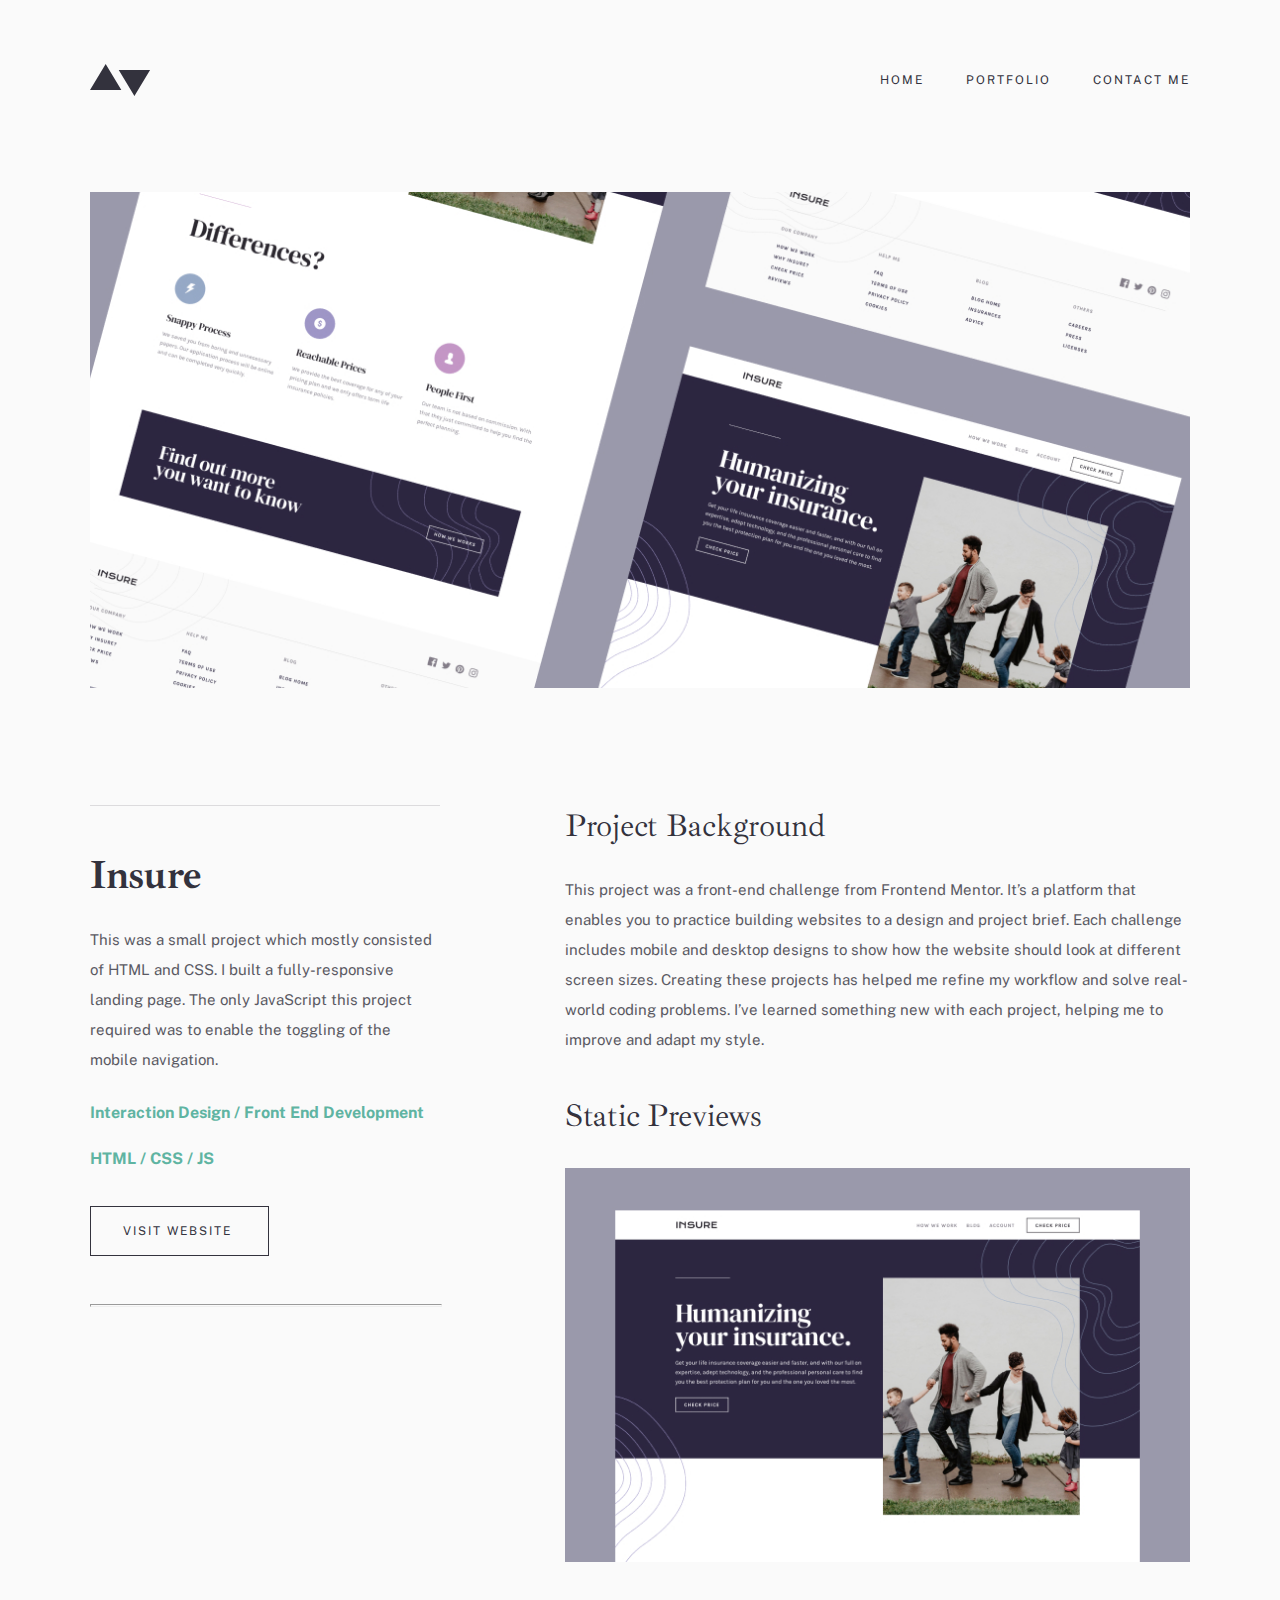
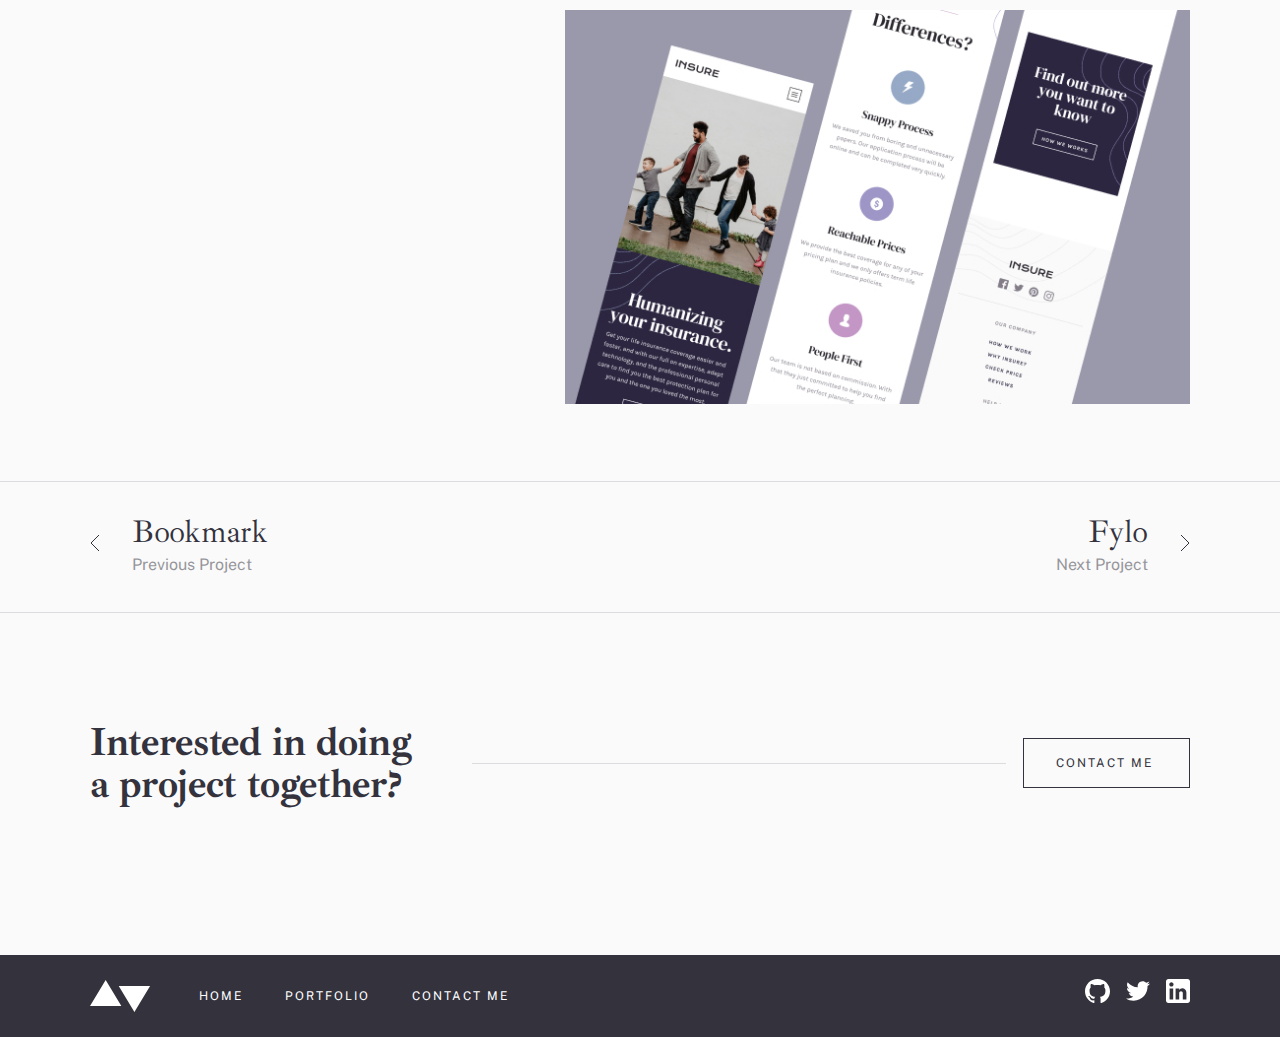
<file: insure.html>
<!DOCTYPE html>
<html lang="en">
<head>
    <meta charset="UTF-8">
    <meta http-equiv="X-UA-Compatible" content="IE=edge">
    <meta name="viewport" content="width=device-width, initial-scale=1.0">
    <title>Insure</title>
    
    <!-- Styles -->
    <link rel="stylesheet" href="css/normalize.css">
    <link rel="stylesheet" href="css/styles.css">
</head>
<body>
    
    <!-- SITE-HEADER -->
    <header class="site-header">
        <div class="site-header__container container">
            <a class="site-header__logo logo" href="index.html">
                <img class="logo__img" src="img/site-header-logo.svg" alt="Site logo" width="61" height="32">
            </a>
            
            <nav class="site-header__sitenav">
                <ul class="sitenav__list">
                    <li class="sitenav__item"><a class="sitenav__link" href="index.html">Home</a></li>
                    <li class="sitenav__item"><a class="sitenav__link" href="portfolio.html">Portfolio</a></li>
                    <li class="sitenav__item"><a class="sitenav__link" href="contact.html">Contact me</a></li>
                </ul>
            </nav>
            
            <button class="site-header__toggle--button" type="button">
                <img class="site-header__toggle--button-img" src="img/site-header-toggle.svg" alt="Site-header toggle" width="24" height="13">
            </button>
        </div>
    </header>
    
    
    <!-- MAIN-CONTENT -->
    <main class="main-content">
        
        <!-- PROJECT IMG -->
        <div class="hero__project">
            <div class="container">
                <img class="hero__project--img" src="img/hero-img-insure-desktop.jpg" alt="Manage main image" width="1100" height="500" srcset="img/hero-img-insure-desktop.jpg 1x, img/hero-img-insure-desktop@2x.jpg 2x">
            </div>
        </div>
        
        
        <!-- PROJECT -->
        <div class="project">
            <div class="project__container container">
                <div class="project__content">
                    <h2 class="project__name">
                        Insure
                    </h2>
                    <p class="project__description">This was a small project which mostly consisted of HTML and CSS. I built a fully-responsive landing page. The only JavaScript this project required was to enable the toggling of the mobile navigation.</p>
                    <p class="project__main--info">Interaction Design / Front End Development</p>
                    <p class="project__main--info project__tools">HTML / CSS / JS</p>
                    
                    <a class="button" href="#">Visit Website</a>
                    <hr class="project__line">
                </div>
                
                <div class="project__info">
                    <h3 class="project__info--title">Project Background</h3>
                    <p class="project__info--text">This project was a front-end  challenge from Frontend Mentor. It’s a platform that enables you to practice building websites to a design and project brief. Each challenge includes mobile and desktop designs to show how the website should look at different screen sizes. Creating these projects has helped me refine my workflow and solve real-world coding problems. I’ve learned something new with each project, helping me to improve and adapt my style.</p>
                    <h3 class="project__info--title">Static Previews</h3>
                    <ul class="project__info--list">
                        <li class="project__info--item">
                            <img class="project__info--img" src="img/insure-1.jpg" alt="Preject hero section" width="635" height="400" srcset="img/insure-1.jpg 1x, img/insure-1@2x.jpg 2x">
                        </li>
                        <li class="project__info--item">
                            <img class="project__info--img" src="img/insure-2.jpg" alt="Preject hero section" width="635" height="400" srcset="img/insure-2.jpg 1x, img/insure-2@2x.jpg 2x">
                        </li>
                    </ul>
                </div>
            </div>
        </div>
        
        
        <!-- LINKS -->
        <div class="links">
            <div class="links__container container">
                <div class="links__wrapper links__prev">
                    <a class="links__link" href="bookmark.html">
                        <svg class="links__icon" width="10" height="18" viewBox="0 0 10 18" fill="none" xmlns="http://www.w3.org/2000/svg">
                            <path id="Path 2" d="M9 1L1 9L9 17" stroke="currentColor"/>
                        </svg>
                    </a>
                    <div class="links__inner--prev">
                        <h3 class="links__title">Bookmark</h3>
                        <p class="links__text">Previous Project</p>
                    </div>
                </div>
                <div class="links__wrapper links__next">
                    <div class="links__inner--next">
                        <h3 class="links__title">Fylo</h3>
                        <p class="links__text">Next Project</p>
                    </div>
                    <a class="links__link" href="fylo.html">
                        <svg class="links__icon" width="10" height="18" viewBox="0 0 10 18" fill="none" xmlns="http://www.w3.org/2000/svg">
                            <path id="Path 2" d="M1 1L9 9L1 17" stroke="currentColor"/>
                        </svg>
                    </a>
                </div>
            </div>
        </div>
        
        
        
        
        <!-- CTA -->
        <div class="cta">
            <div class="cta__container container">
                <h2 class="cta__title">Interested in doing a project together?</h2>
                <div class="line"></div>
                <a class="button" href="contact.html">contact me</a>
            </div>
        </div>
    </main>
    
    <!-- SITE-FOOOTER -->
    <footer class="site-footer">
        <div class="site-footer__container container">
            <a class="site-footer__logo logo" href="index.html">
                <img class="logo__img" src="img/site-footer-logo.svg" alt="Site logo" width="61" height="32">
            </a>
            
            <nav class="site-footer__sitenav">
                <ul class="sitenav__list">
                    <li class="sitenav__item"><a class="sitenav__link site-footer__sitenav--link" href="index.html">Home</a></li>
                    <li class="sitenav__item"><a class="sitenav__link site-footer__sitenav--link" href="portfolio.html">Portfolio</a></li>
                    <li class="sitenav__item"><a class="sitenav__link site-footer__sitenav--link" href="contact.html">Contact me</a></li>
                </ul>
            </nav>
            
            <ul class="site-footer__list socials">
                <li class="socials__item">
                    <a class="socials__link" href="#">
                        <svg class="socials__icon" width="25" height="24" viewBox="0 0 25 24" fill="none" xmlns="http://www.w3.org/2000/svg">
                            <path d="M12.5 0C5.59375 0 0 5.50948 0 12.3045C0 17.742 3.58125 22.3531 8.54688 23.9788C9.17188 24.0946 9.40104 23.7137 9.40104 23.3871C9.40104 23.095 9.39062 22.3207 9.38542 21.295C5.90833 22.0369 5.175 19.6442 5.175 19.6442C4.60625 18.2241 3.78437 17.8443 3.78437 17.8443C2.65208 17.0815 3.87188 17.0971 3.87188 17.0971C5.12708 17.1827 5.78646 18.3649 5.78646 18.3649C6.90104 20.2463 8.7125 19.7027 9.42708 19.3886C9.53958 18.5924 9.86146 18.0509 10.2188 17.743C7.44271 17.4352 4.525 16.3771 4.525 11.6628C4.525 10.3198 5.00937 9.22212 5.81146 8.36127C5.67083 8.05031 5.24896 6.7992 5.92083 5.10462C5.92083 5.10462 6.96771 4.77489 9.35833 6.36617C10.3583 6.09278 11.4208 5.95713 12.4833 5.95087C13.5458 5.95713 14.6083 6.09278 15.6083 6.36617C17.9833 4.77489 19.0302 5.10462 19.0302 5.10462C19.7021 6.7992 19.2802 8.05031 19.1552 8.36127C19.9521 9.22212 20.4365 10.3198 20.4365 11.6628C20.4365 16.3897 17.5146 17.43 14.7333 17.7326C15.1708 18.102 15.5771 18.8564 15.5771 20.0094C15.5771 21.656 15.5615 22.9791 15.5615 23.3788C15.5615 23.7012 15.7802 24.0862 16.4208 23.9631C21.4219 22.3478 25 17.7336 25 12.3045C25 5.50948 19.4031 0 12.5 0V0Z" fill="currentColor"/>
                        </svg>
                    </a>
                </li>
                <li class="socials__item">
                    <a class="socials__link" href="#">
                        <svg class="socials__icon" width="24" height="20" viewBox="0 0 24 20" fill="none" xmlns="http://www.w3.org/2000/svg">
                            <path d="M24 2.55699C23.117 2.94899 22.168 3.21299 21.172 3.33199C22.189 2.72299 22.97 1.75799 23.337 0.607986C22.386 1.17199 21.332 1.58199 20.21 1.80299C19.313 0.845986 18.032 0.247986 16.616 0.247986C13.437 0.247986 11.101 3.21399 11.819 6.29299C7.728 6.08799 4.1 4.12799 1.671 1.14899C0.381 3.36199 1.002 6.25699 3.194 7.72299C2.388 7.69699 1.628 7.47599 0.965 7.10699C0.911 9.38799 2.546 11.522 4.914 11.997C4.221 12.185 3.462 12.229 2.69 12.081C3.316 14.037 5.134 15.46 7.29 15.5C5.22 17.123 2.612 17.848 0 17.54C2.179 18.937 4.768 19.752 7.548 19.752C16.69 19.752 21.855 12.031 21.543 5.10599C22.505 4.41099 23.34 3.54399 24 2.55699Z" fill="currentColor"/>
                        </svg>
                    </a>
                </li>
                <li class="socials__item">
                    <a class="socials__link" href="#">
                        <svg class="socials__icon" width="24" height="24" viewBox="0 0 24 24" fill="none" xmlns="http://www.w3.org/2000/svg">
                            <path fill-rule="evenodd" clip-rule="evenodd" d="M2.4 0H21.6C22.92 0 24 1.08 24 2.4V21.6C24 22.92 22.92 24 21.6 24H2.4C1.08 24 0 22.92 0 21.6V2.4C0 1.08 1.08 0 2.4 0ZM3.6 20.4H7.2V9.6H3.6V20.4ZM5.4 7.56C4.2 7.56 3.24 6.6 3.24 5.4C3.24 4.2 4.2 3.24 5.4 3.24C6.6 3.24 7.56 4.2 7.56 5.4C7.56 6.6 6.6 7.56 5.4 7.56ZM16.8 20.4H20.4V13.56C20.4 11.28 18.48 9.36 16.2 9.36C15.12 9.36 13.8 10.08 13.2 11.04V9.6H9.6V20.4H13.2V14.04C13.2 13.08 14.04 12.24 15 12.24C15.96 12.24 16.8 13.08 16.8 14.04V20.4Z" fill="currentColor"/>
                        </svg>
                    </a>
                </li>
            </ul>
        </div>
    </footer>
    <script src="js/main.js"></script>
</body>
</html>
</file>
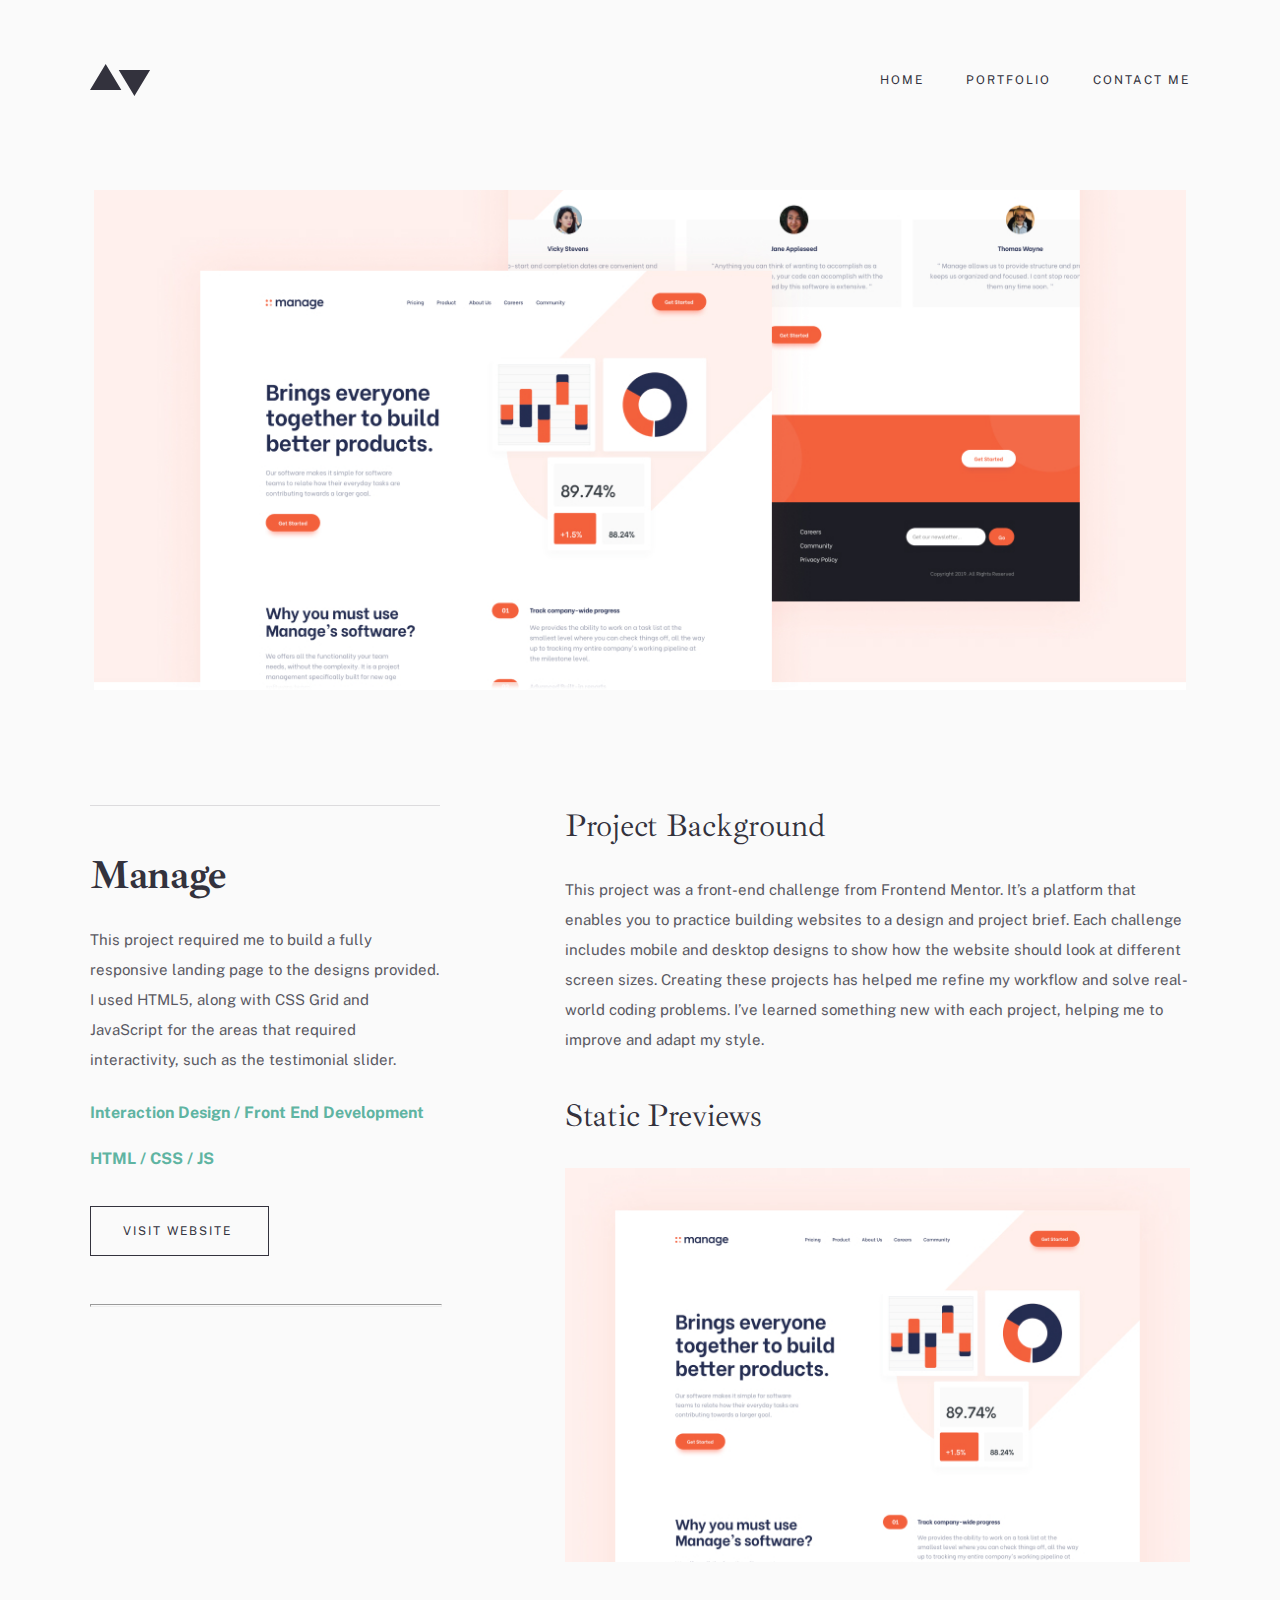
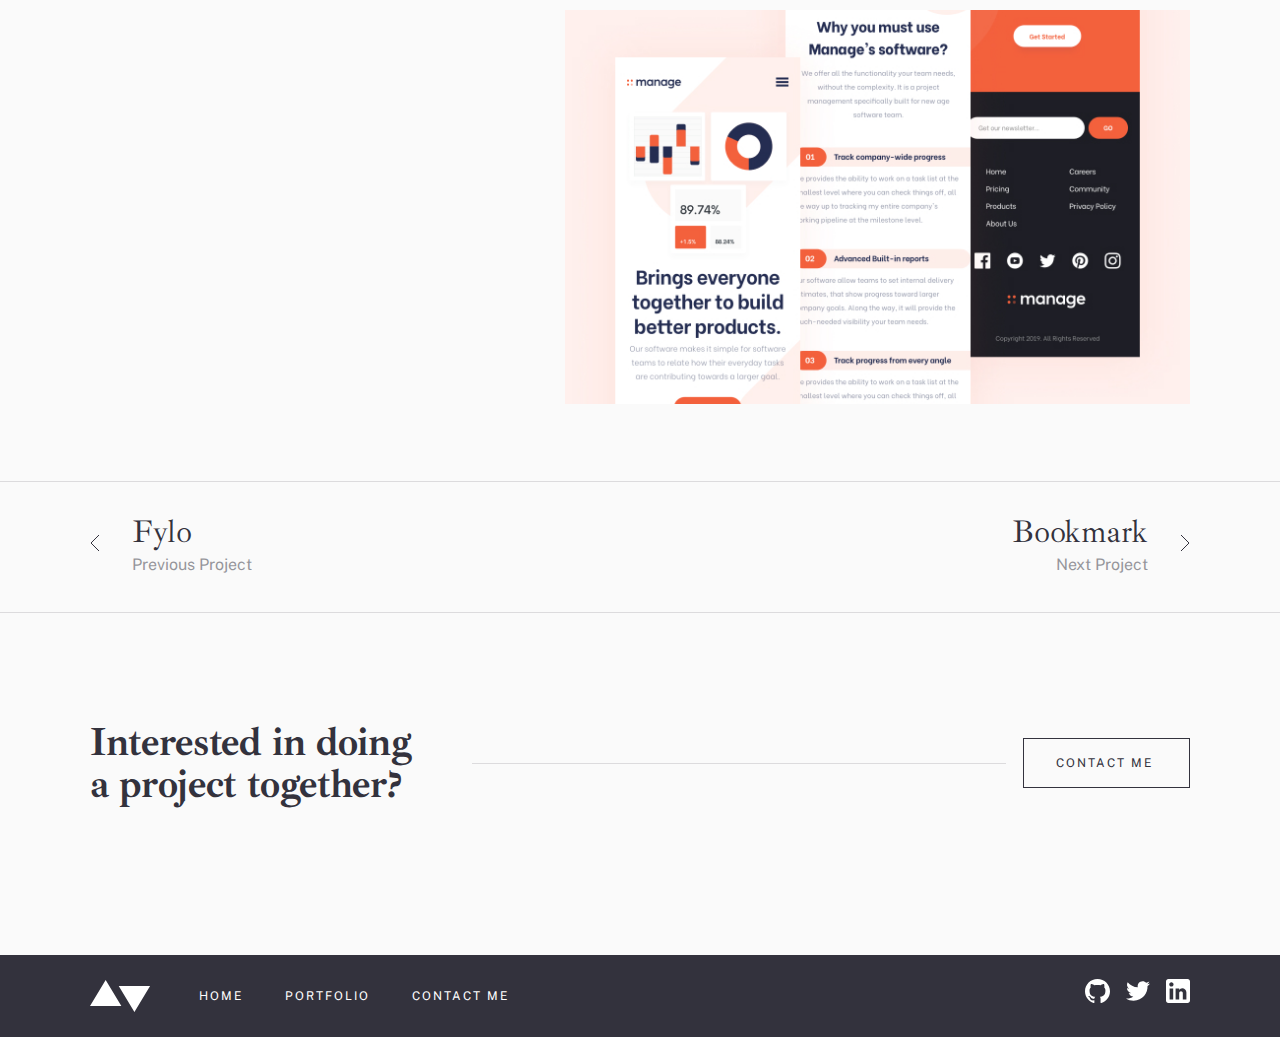
<file: manage.html>
<!DOCTYPE html>
<html lang="en">
<head>
    <meta charset="UTF-8">
    <meta http-equiv="X-UA-Compatible" content="IE=edge">
    <meta name="viewport" content="width=device-width, initial-scale=1.0">
    <title>Manage</title>
    
    <!-- Styles -->
    <link rel="stylesheet" href="css/normalize.css">
    <link rel="stylesheet" href="css/styles.css">
</head>
<body>
    
    <!-- SITE-HEADER -->
    <header class="site-header">
        <div class="site-header__container container">
            <a class="site-header__logo logo" href="index.html">
                <img class="logo__img" src="img/site-header-logo.svg" alt="Site logo" width="61" height="32">
            </a>
            
            <nav class="site-header__sitenav">
                <ul class="sitenav__list">
                    <li class="sitenav__item"><a class="sitenav__link" href="index.html">Home</a></li>
                    <li class="sitenav__item"><a class="sitenav__link" href="portfolio.html">Portfolio</a></li>
                    <li class="sitenav__item"><a class="sitenav__link" href="contact.html">Contact me</a></li>
                </ul>
            </nav>
            
            <button class="site-header__toggle--button" type="button">
                <img class="site-header__toggle--button-img" src="img/site-header-toggle.svg" alt="Site-header toggle" width="24" height="13">
            </button>
        </div>
    </header>
    
    
    <!-- MAIN-CONTENT -->
    <main class="main-content">
        
        <!-- PROJECT IMG -->
        <div class="hero__project">
            <div class="container">
                <img class="hero__project--img" src="img/hero-img-manage-desktop.jpg" alt="Manage main image" width="1100" height="500" srcset="img/hero-img-manage-desktop.jpg 1x, img/hero-img-manage-desktop@2x.jpg 2x">
            </div>
        </div>
        
        
        <!-- PROJECT -->
        <div class="project">
            <div class="project__container container">
                <div class="project__content">
                    <h2 class="project__name">
                        Manage
                    </h2>
                    <p class="project__description">This project required me to build a fully responsive landing page to the designs provided. I used HTML5, along with CSS Grid and JavaScript for the areas that required interactivity, such as the testimonial slider.</p>
                    <p class="project__main--info">Interaction Design / Front End Development</p>
                    <p class="project__main--info project__tools">HTML / CSS / JS</p>
                    
                    <a class="button" href="#">Visit Website</a>
                    <hr class="project__line">
                </div>
                
                <div class="project__info">
                    <h3 class="project__info--title">Project Background</h3>
                    <p class="project__info--text">This project was a front-end  challenge from Frontend Mentor. It’s a platform that enables you to practice building websites to a design and project brief. Each challenge includes mobile and desktop designs to show how the website should look at different screen sizes. Creating these projects has helped me refine my workflow and solve real-world coding problems. I’ve learned something new with each project, helping me to improve and adapt my style.</p>
                    <h3 class="project__info--title">Static Previews</h3>
                    <ul class="project__info--list">
                        <li class="project__info--item">
                            <img class="project__info--img" src="img/manage__feature-1.jpg" alt="Preject hero section" width="635" height="400" srcset="img/manage__feature-1.jpg 1x, img/manage__feature-1@2x.jpg 2x">
                        </li>
                        <li class="project__info--item">
                            <img class="project__info--img" src="img/manage__feature-2.jpg" alt="Preject hero section" width="635" height="400" srcset="img/manage__feature-2.jpg 1x, img/manage__feature-1@2x.jpg 2x">
                        </li>
                    </ul>
                </div>
            </div>
        </div>
        
        
        <!-- LINKS -->
        <div class="links">
            <div class="links__container container">
                <div class="links__wrapper links__prev">
                    <a class="links__link" href="fylo.html">
                        <svg class="links__icon" width="10" height="18" viewBox="0 0 10 18" fill="none" xmlns="http://www.w3.org/2000/svg">
                            <path id="Path 2" d="M9 1L1 9L9 17" stroke="currentColor"/>
                        </svg>
                    </a>
                    <div class="links__inner--prev">
                        <h3 class="links__title">Fylo</h3>
                        <p class="links__text">Previous Project</p>
                    </div>
                </div>
                <div class="links__wrapper links__next">
                    <div class="links__inner--next">
                        <h3 class="links__title">Bookmark</h3>
                        <p class="links__text">Next Project</p>
                    </div>
                    <a class="links__link" href="bookmark.html">
                        <svg class="links__icon" width="10" height="18" viewBox="0 0 10 18" fill="none" xmlns="http://www.w3.org/2000/svg">
                            <path id="Path 2" d="M1 1L9 9L1 17" stroke="currentColor"/>
                        </svg>
                    </a>
                </div>
            </div>
        </div>
        
        
        
        
        <!-- CTA -->
        <div class="cta">
            <div class="cta__container container">
                <h2 class="cta__title">Interested in doing a project together?</h2>
                <div class="line"></div>
                <a class="button" href="contact.html">contact me</a>
            </div>
        </div>
    </main>
    
    <!-- SITE-FOOOTER -->
    <footer class="site-footer">
        <div class="site-footer__container container">
            <a class="site-footer__logo logo" href="index.html">
                <img class="logo__img" src="img/site-footer-logo.svg" alt="Site logo" width="61" height="32">
            </a>
            
            <nav class="site-footer__sitenav">
                <ul class="sitenav__list">
                    <li class="sitenav__item"><a class="sitenav__link site-footer__sitenav--link" href="index.html">Home</a></li>
                    <li class="sitenav__item"><a class="sitenav__link site-footer__sitenav--link" href="portfolio.html">Portfolio</a></li>
                    <li class="sitenav__item"><a class="sitenav__link site-footer__sitenav--link" href="contact.html">Contact me</a></li>
                </ul>
            </nav>
            
            <ul class="site-footer__list socials">
                <li class="socials__item">
                    <a class="socials__link" href="#">
                        <svg class="socials__icon" width="25" height="24" viewBox="0 0 25 24" fill="none" xmlns="http://www.w3.org/2000/svg">
                            <path d="M12.5 0C5.59375 0 0 5.50948 0 12.3045C0 17.742 3.58125 22.3531 8.54688 23.9788C9.17188 24.0946 9.40104 23.7137 9.40104 23.3871C9.40104 23.095 9.39062 22.3207 9.38542 21.295C5.90833 22.0369 5.175 19.6442 5.175 19.6442C4.60625 18.2241 3.78437 17.8443 3.78437 17.8443C2.65208 17.0815 3.87188 17.0971 3.87188 17.0971C5.12708 17.1827 5.78646 18.3649 5.78646 18.3649C6.90104 20.2463 8.7125 19.7027 9.42708 19.3886C9.53958 18.5924 9.86146 18.0509 10.2188 17.743C7.44271 17.4352 4.525 16.3771 4.525 11.6628C4.525 10.3198 5.00937 9.22212 5.81146 8.36127C5.67083 8.05031 5.24896 6.7992 5.92083 5.10462C5.92083 5.10462 6.96771 4.77489 9.35833 6.36617C10.3583 6.09278 11.4208 5.95713 12.4833 5.95087C13.5458 5.95713 14.6083 6.09278 15.6083 6.36617C17.9833 4.77489 19.0302 5.10462 19.0302 5.10462C19.7021 6.7992 19.2802 8.05031 19.1552 8.36127C19.9521 9.22212 20.4365 10.3198 20.4365 11.6628C20.4365 16.3897 17.5146 17.43 14.7333 17.7326C15.1708 18.102 15.5771 18.8564 15.5771 20.0094C15.5771 21.656 15.5615 22.9791 15.5615 23.3788C15.5615 23.7012 15.7802 24.0862 16.4208 23.9631C21.4219 22.3478 25 17.7336 25 12.3045C25 5.50948 19.4031 0 12.5 0V0Z" fill="currentColor"/>
                        </svg>
                    </a>
                </li>
                <li class="socials__item">
                    <a class="socials__link" href="#">
                        <svg class="socials__icon" width="24" height="20" viewBox="0 0 24 20" fill="none" xmlns="http://www.w3.org/2000/svg">
                            <path d="M24 2.55699C23.117 2.94899 22.168 3.21299 21.172 3.33199C22.189 2.72299 22.97 1.75799 23.337 0.607986C22.386 1.17199 21.332 1.58199 20.21 1.80299C19.313 0.845986 18.032 0.247986 16.616 0.247986C13.437 0.247986 11.101 3.21399 11.819 6.29299C7.728 6.08799 4.1 4.12799 1.671 1.14899C0.381 3.36199 1.002 6.25699 3.194 7.72299C2.388 7.69699 1.628 7.47599 0.965 7.10699C0.911 9.38799 2.546 11.522 4.914 11.997C4.221 12.185 3.462 12.229 2.69 12.081C3.316 14.037 5.134 15.46 7.29 15.5C5.22 17.123 2.612 17.848 0 17.54C2.179 18.937 4.768 19.752 7.548 19.752C16.69 19.752 21.855 12.031 21.543 5.10599C22.505 4.41099 23.34 3.54399 24 2.55699Z" fill="currentColor"/>
                        </svg>
                    </a>
                </li>
                <li class="socials__item">
                    <a class="socials__link" href="#">
                        <svg class="socials__icon" width="24" height="24" viewBox="0 0 24 24" fill="none" xmlns="http://www.w3.org/2000/svg">
                            <path fill-rule="evenodd" clip-rule="evenodd" d="M2.4 0H21.6C22.92 0 24 1.08 24 2.4V21.6C24 22.92 22.92 24 21.6 24H2.4C1.08 24 0 22.92 0 21.6V2.4C0 1.08 1.08 0 2.4 0ZM3.6 20.4H7.2V9.6H3.6V20.4ZM5.4 7.56C4.2 7.56 3.24 6.6 3.24 5.4C3.24 4.2 4.2 3.24 5.4 3.24C6.6 3.24 7.56 4.2 7.56 5.4C7.56 6.6 6.6 7.56 5.4 7.56ZM16.8 20.4H20.4V13.56C20.4 11.28 18.48 9.36 16.2 9.36C15.12 9.36 13.8 10.08 13.2 11.04V9.6H9.6V20.4H13.2V14.04C13.2 13.08 14.04 12.24 15 12.24C15.96 12.24 16.8 13.08 16.8 14.04V20.4Z" fill="currentColor"/>
                        </svg>
                    </a>
                </li>
            </ul>
        </div>
    </footer>
    <script src="js/main.js"></script>
</body>
</html>
</file>
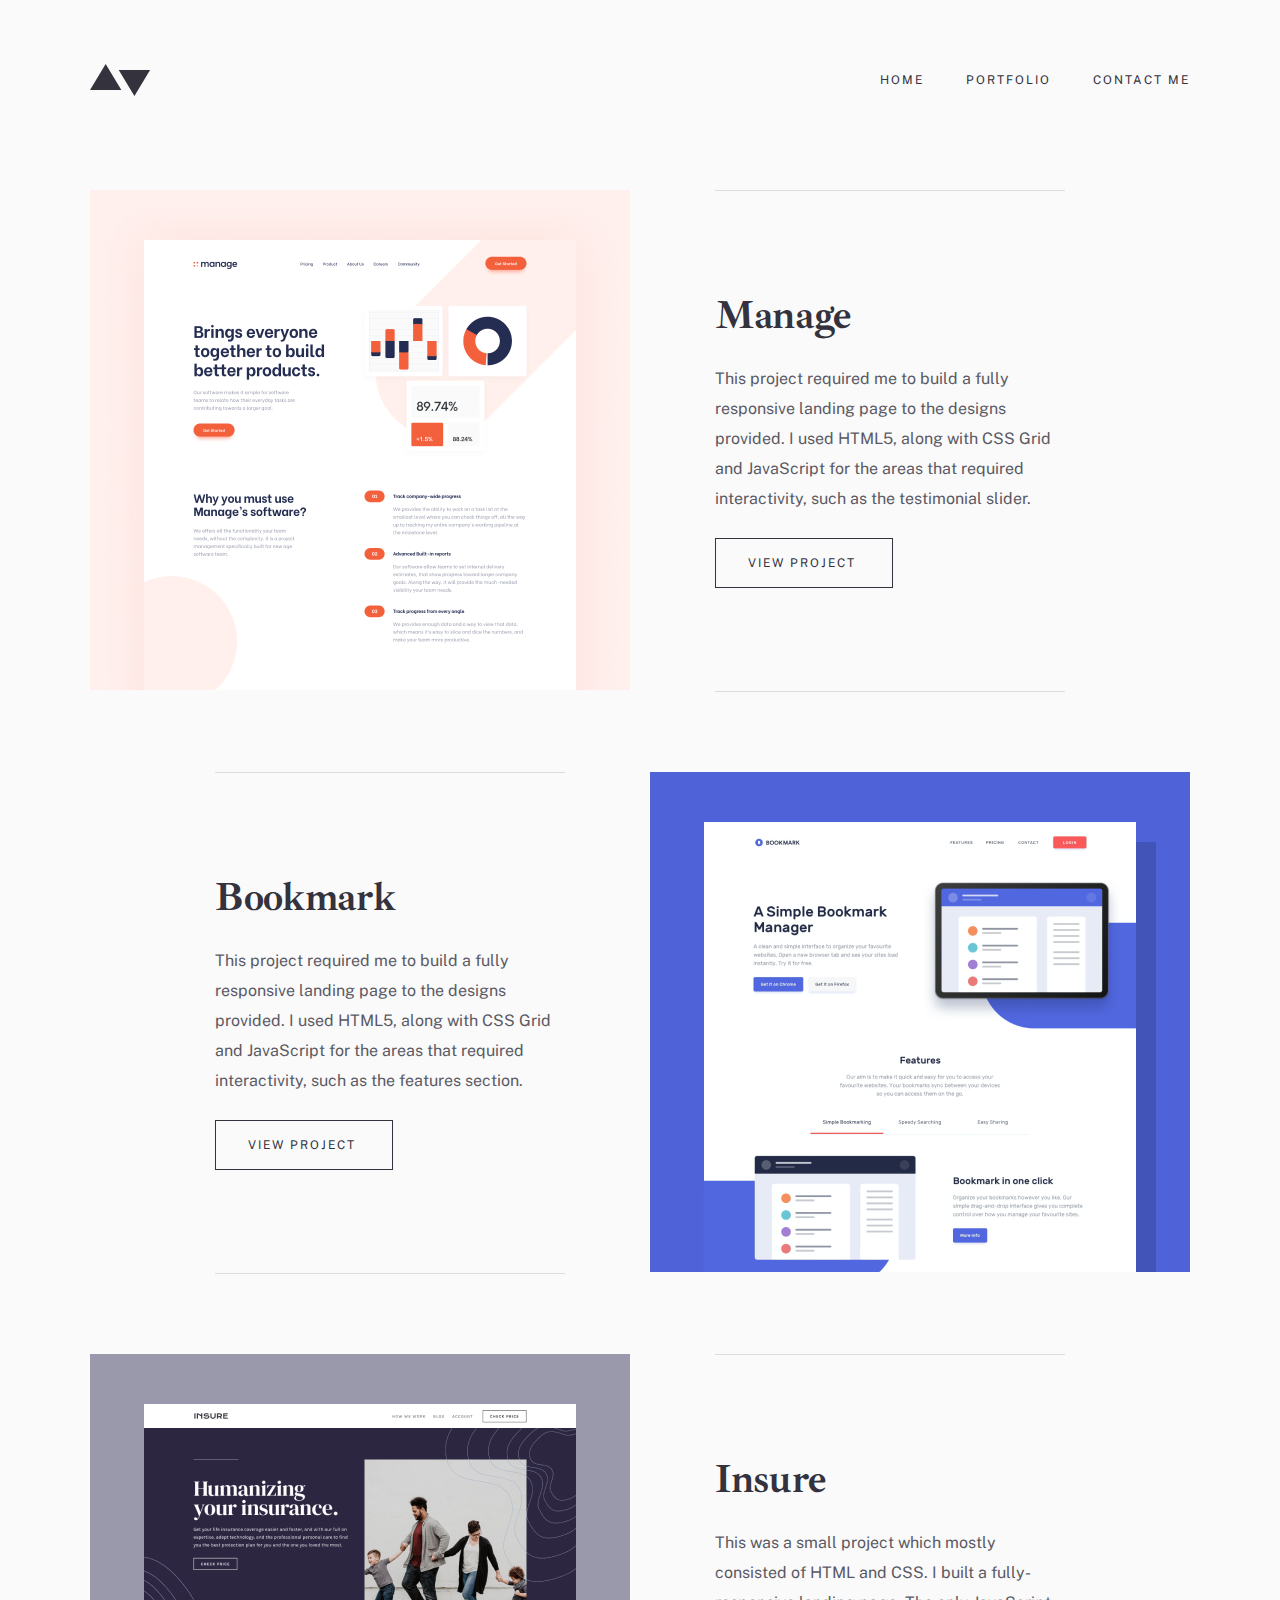
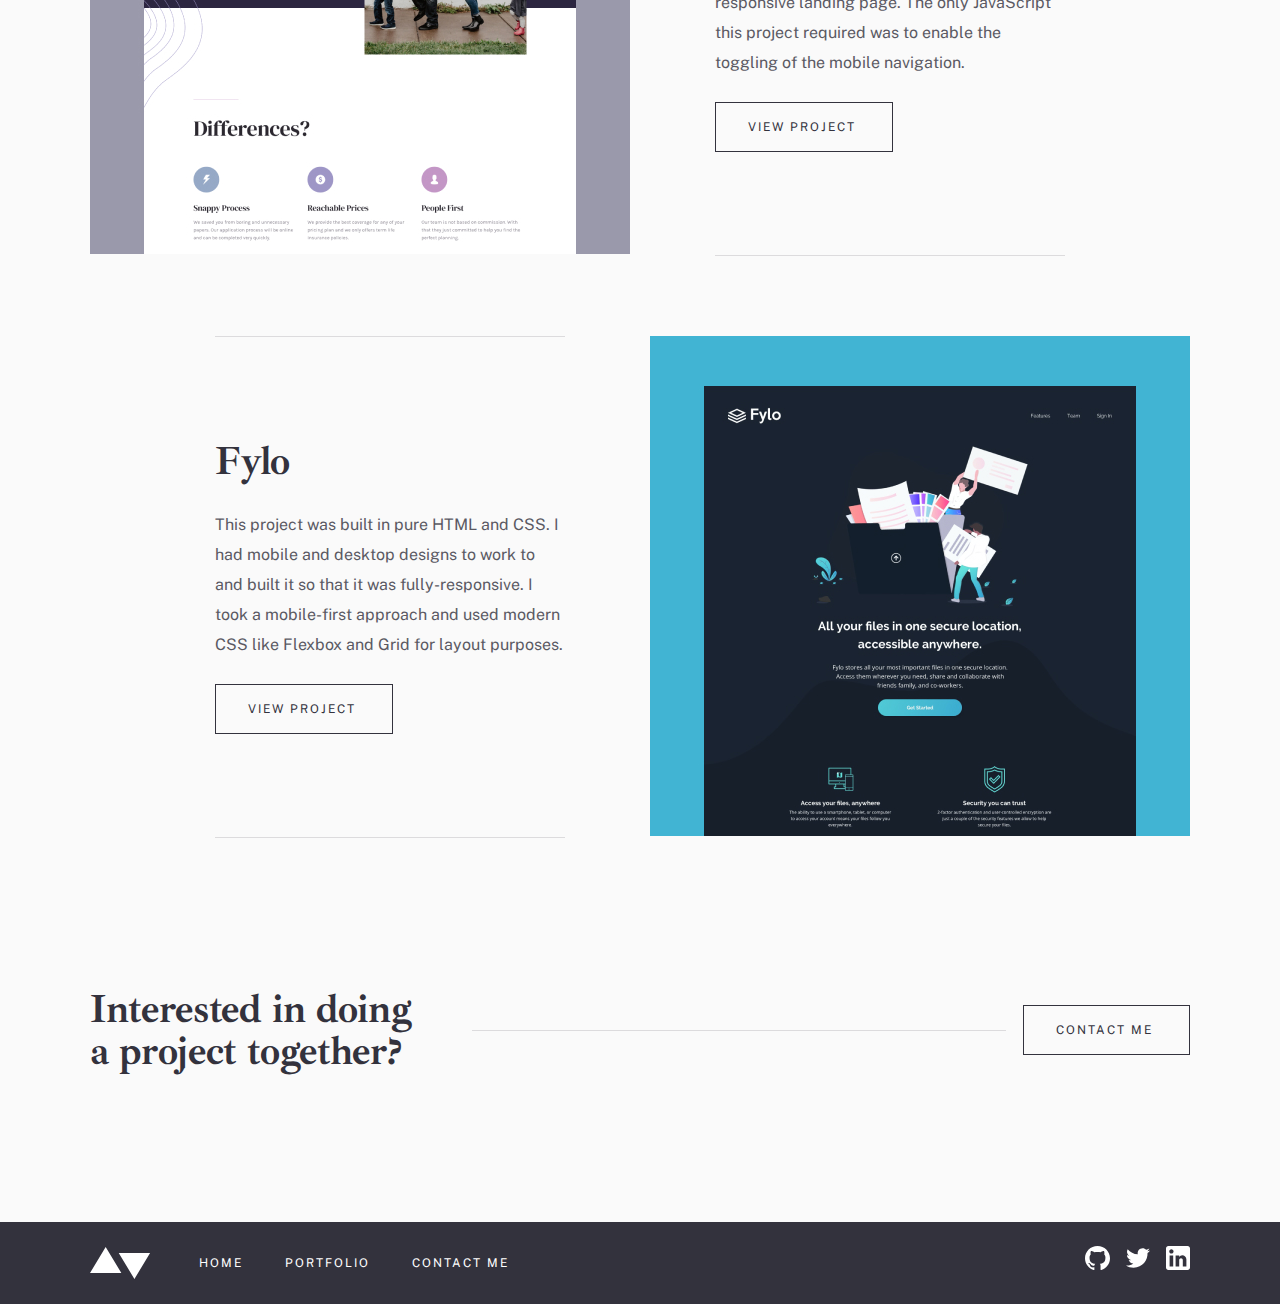
<file: portfolio.html>
<!DOCTYPE html>
<html lang="en">
<head>
    <meta charset="UTF-8">
    <meta name="viewport" content="width=device-width, initial-scale=1.0">
    <title>Portfolio</title>

    <!-- Styles -->
    <link rel="stylesheet" href="css/normalize.css">
    <link rel="stylesheet" href="css/styles.css">
</head>
<body>
    
    <!-- SITE-HEADER -->
    <header class="site-header">
        <div class="site-header__container container">
            <a class="site-header__logo logo" href="index.html">
                <img class="logo__img" src="img/site-header-logo.svg" alt="Site logo" width="61" height="32">
            </a>
            
            <nav class="site-header__sitenav">
                <ul class="sitenav__list">
                    <li class="sitenav__item"><a class="sitenav__link" href="index.html">Home</a></li>
                    <li class="sitenav__item"><a class="sitenav__link" href="portfolio.html">Portfolio</a></li>
                    <li class="sitenav__item"><a class="sitenav__link" href="contact.html">Contact me</a></li>
                </ul>
            </nav>
            
            <button class="site-header__toggle--button" type="button">
                <img class="site-header__toggle--button-img" src="img/site-header-toggle.svg" alt="Site-header toggle" width="24" height="13">
            </button>
        </div>
    </header>

    <!-- MAIN-CONTENT -->
    <main class="main-content">
        <div class="portfolio">
            <div class="container">
                <ul class="portfolio__list">
                    <li class="portfolio__item">
                        <img class="portfolio__img" src="img/manage-preview-desktop.jpg" alt="Manage" width="540" height="500" srcset="img/manage-preview-desktop.jpg 1x, img/manage-preview-desktop@2x.jpg 2x">
                        <div class="portfoli__content">
                            <h2 class="portfolio__name">Manage</h2>
                            <p class="portfolio__description">This project required me to build a fully responsive landing page to the designs provided. I used HTML5, along with CSS Grid and JavaScript for the areas that required interactivity, such as the testimonial slider.</p>
                            <a class="button" href="manage.html">VIEW PROJECT</a>
                        </div>
                    </li>
                    <li class="portfolio__item">
                        <img class="portfolio__img" src="img/bookmark-preview-desktop.jpg" alt="Bookmark" width="540" height="500" srcset="img/bookmark-preview-desktop.jpg 1x, img/bookmark-preview-desktop@2x.jpg 2x">
                        <div class="portfoli__content">
                            <h2 class="portfolio__name">Bookmark</h2>
                            <p class="portfolio__description">This project required me to build a fully responsive landing page to the designs provided. I used HTML5, along with CSS Grid and JavaScript for the areas that required interactivity, such as the features section.</p>
                            <a class="button" href="bookmark.html">VIEW PROJECT</a>
                        </div>
                    </li>
                    <li class="portfolio__item">
                        <img class="portfolio__img" src="img/insure-preview-desktop.jpg" alt="Insure" width="540" height="500" srcset="img/insure-preview-desktop.jpg 1x, img/insure-preview-desktop@2x.jpg 2x">
                        <div class="portfoli__content">
                            <h2 class="portfolio__name">Insure</h2>
                            <p class="portfolio__description">This was a small project which mostly consisted of HTML and CSS. I built a fully-responsive landing page. The only JavaScript this project required was to enable the toggling of the mobile navigation.</p>
                            <a class="button" href="insure.html">VIEW PROJECT</a>
                        </div>
                    </li>
                    <li class="portfolio__item">
                        <img class="portfolio__img" src="img/fylo-preview-desktop.jpg" alt="Fylo" width="540" height="500" srcset="img/fylo-preview-desktop.jpg 1x, img/fylo-preview-desktop@2x.jpg 2x">
                        <div class="portfoli__content">
                            <h2 class="portfolio__name">Fylo</h2>
                            <p class="portfolio__description">This project was built in pure HTML and CSS. I had mobile and desktop designs to work to and built it so that it was fully-responsive. I took a mobile-first approach and used modern CSS like Flexbox and Grid for layout purposes.</p>
                            <a class="button" href="fylo.html">VIEW PROJECT</a>
                        </div>
                    </li>
                </ul>
            </div>
        </div>


        <!-- CTA -->
        <div class="cta">
            <div class="cta__container container">
                <h2 class="cta__title">Interested in doing a project together?</h2>
                <div class="line"></div>
                <a class="button" href="contact.html">contact me</a>
            </div>
        </div>
    </main>



    <!-- SITE-FOOOTER -->
    <footer class="site-footer">
        <div class="site-footer__container container">
            <a class="site-footer__logo logo" href="index.html">
                <img class="logo__img" src="img/site-footer-logo.svg" alt="Site logo" width="61" height="32">
            </a>
            
            <nav class="site-footer__sitenav">
                <ul class="sitenav__list">
                    <li class="sitenav__item"><a class="sitenav__link site-footer__sitenav--link" href="index.html">Home</a></li>
                    <li class="sitenav__item"><a class="sitenav__link site-footer__sitenav--link" href="portfolio.html">Portfolio</a></li>
                    <li class="sitenav__item"><a class="sitenav__link site-footer__sitenav--link" href="contact.html">Contact me</a></li>
                </ul>
            </nav>
            
            <ul class="site-footer__list socials">
                <li class="socials__item">
                    <a class="socials__link" href="#">
                        <svg class="socials__icon" width="25" height="24" viewBox="0 0 25 24" fill="none" xmlns="http://www.w3.org/2000/svg">
                            <path d="M12.5 0C5.59375 0 0 5.50948 0 12.3045C0 17.742 3.58125 22.3531 8.54688 23.9788C9.17188 24.0946 9.40104 23.7137 9.40104 23.3871C9.40104 23.095 9.39062 22.3207 9.38542 21.295C5.90833 22.0369 5.175 19.6442 5.175 19.6442C4.60625 18.2241 3.78437 17.8443 3.78437 17.8443C2.65208 17.0815 3.87188 17.0971 3.87188 17.0971C5.12708 17.1827 5.78646 18.3649 5.78646 18.3649C6.90104 20.2463 8.7125 19.7027 9.42708 19.3886C9.53958 18.5924 9.86146 18.0509 10.2188 17.743C7.44271 17.4352 4.525 16.3771 4.525 11.6628C4.525 10.3198 5.00937 9.22212 5.81146 8.36127C5.67083 8.05031 5.24896 6.7992 5.92083 5.10462C5.92083 5.10462 6.96771 4.77489 9.35833 6.36617C10.3583 6.09278 11.4208 5.95713 12.4833 5.95087C13.5458 5.95713 14.6083 6.09278 15.6083 6.36617C17.9833 4.77489 19.0302 5.10462 19.0302 5.10462C19.7021 6.7992 19.2802 8.05031 19.1552 8.36127C19.9521 9.22212 20.4365 10.3198 20.4365 11.6628C20.4365 16.3897 17.5146 17.43 14.7333 17.7326C15.1708 18.102 15.5771 18.8564 15.5771 20.0094C15.5771 21.656 15.5615 22.9791 15.5615 23.3788C15.5615 23.7012 15.7802 24.0862 16.4208 23.9631C21.4219 22.3478 25 17.7336 25 12.3045C25 5.50948 19.4031 0 12.5 0V0Z" fill="currentColor"/>
                        </svg>
                    </a>
                </li>
                <li class="socials__item">
                    <a class="socials__link" href="#">
                        <svg class="socials__icon" width="24" height="20" viewBox="0 0 24 20" fill="none" xmlns="http://www.w3.org/2000/svg">
                            <path d="M24 2.55699C23.117 2.94899 22.168 3.21299 21.172 3.33199C22.189 2.72299 22.97 1.75799 23.337 0.607986C22.386 1.17199 21.332 1.58199 20.21 1.80299C19.313 0.845986 18.032 0.247986 16.616 0.247986C13.437 0.247986 11.101 3.21399 11.819 6.29299C7.728 6.08799 4.1 4.12799 1.671 1.14899C0.381 3.36199 1.002 6.25699 3.194 7.72299C2.388 7.69699 1.628 7.47599 0.965 7.10699C0.911 9.38799 2.546 11.522 4.914 11.997C4.221 12.185 3.462 12.229 2.69 12.081C3.316 14.037 5.134 15.46 7.29 15.5C5.22 17.123 2.612 17.848 0 17.54C2.179 18.937 4.768 19.752 7.548 19.752C16.69 19.752 21.855 12.031 21.543 5.10599C22.505 4.41099 23.34 3.54399 24 2.55699Z" fill="currentColor"/>
                        </svg>
                    </a>
                </li>
                <li class="socials__item">
                    <a class="socials__link" href="#">
                        <svg class="socials__icon" width="24" height="24" viewBox="0 0 24 24" fill="none" xmlns="http://www.w3.org/2000/svg">
                            <path fill-rule="evenodd" clip-rule="evenodd" d="M2.4 0H21.6C22.92 0 24 1.08 24 2.4V21.6C24 22.92 22.92 24 21.6 24H2.4C1.08 24 0 22.92 0 21.6V2.4C0 1.08 1.08 0 2.4 0ZM3.6 20.4H7.2V9.6H3.6V20.4ZM5.4 7.56C4.2 7.56 3.24 6.6 3.24 5.4C3.24 4.2 4.2 3.24 5.4 3.24C6.6 3.24 7.56 4.2 7.56 5.4C7.56 6.6 6.6 7.56 5.4 7.56ZM16.8 20.4H20.4V13.56C20.4 11.28 18.48 9.36 16.2 9.36C15.12 9.36 13.8 10.08 13.2 11.04V9.6H9.6V20.4H13.2V14.04C13.2 13.08 14.04 12.24 15 12.24C15.96 12.24 16.8 13.08 16.8 14.04V20.4Z" fill="currentColor"/>
                        </svg>
                    </a>
                </li>
            </ul>
        </div>
    </footer>
    <script src="js/main.js"></script>
</body>
</html>
</file>
<file: css/styles.css>
/* CUSTOM PROPS */
:root {
    --font-ibarra: "Ibarra Real Nova", "Arial", sans-serif;
    --font-public-sans: "Public Sans", "Arial", sans-serif;
    --green: #5FB4A2;
    --dark-blue: #203A4C;
    --grayish-dark-blue: #33323D;
    --very-light-gray: #FAFAFA;
    --light-gray: #EAEAEB;
    --bright-red: #F43030;
}

/* FONT-FACES */
@font-face {
    font-family: 'Ibarra Real Nova';
    src: url('../fonts/IbarraRealNova-Bold.woff2') format('woff2'),
    url('../fonts/IbarraRealNova-Bold.woff') format('woff');
    font-weight: bold;
    font-style: normal;
    font-display: swap;
}

@font-face {
    font-family: 'Public Sans';
    src: url('../fonts/PublicSans-Bold.woff2') format('woff2'),
    url('../fonts/PublicSans-Bold.woff') format('woff');
    font-weight: bold;
    font-style: normal;
    font-display: swap;
}

@font-face {
    font-family: 'Ibarra Real Nova';
    src: url('../fonts/IbarraRealNova-Regular.woff2') format('woff2'),
    url('../fonts/IbarraRealNova-Regular.woff') format('woff');
    font-weight: normal;
    font-style: normal;
    font-display: swap;
}

@font-face {
    font-family: 'Public Sans';
    src: url('../fonts/PublicSans-Regular.woff2') format('woff2'),
    url('../fonts/PublicSans-Regular.woff') format('woff');
    font-weight: normal;
    font-style: normal;
    font-display: swap;
}



/* GLOBAL STYLES */
html {
    height: 100%;
    box-sizing: border-box;
    scroll-behavior: smooth;
}

*,
*::before,
*::after {
    box-sizing: inherit;
}

body {
    display: flex;
    flex-direction: column;
    height: 100%;
    padding: 0;
    margin: 0;
    font-weight: 400;
    font-size: 16px;
    line-height: 30px;
    font-family: var(--font-public-sans);
    background-color: var(--very-light-gray);
    color: var(--grayish-dark-blue);
}

img {
    max-width: 100%;
    height: auto;
}


/* LOGO */
.logo {
    display: inline-block;
}

.logo:hover {
    opacity: 0.8;
}

.logo:active {
    opacity: 0.6;
}

.logo__img {
    display: block;
    width: 61px;
    height: 32px;
    object-fit: contain;
}


/* BUTTON */
.button {
    display: inline-block;
    padding: 17px 36px 17px 32px;
    border: 1px solid var(--grayish-dark-blue);
    font-size: 12px;
    font-style: normal;
    font-weight: 400;
    line-height: normal;
    letter-spacing: 2px;
    text-transform: uppercase;
    color: var(--grayish-dark-blue);
    text-decoration: none;
}

.button:hover {
    color: #fff;
    background-color: var(--grayish-dark-blue);
}

.button:active {
    opacity: 0.6;
}

.form__button {
    background-color: var(--dark-blue);
    color: #fff;
}

.form__button:hover {
    background-color: #fff;
    color: var(--dark-blue);
}

.form__button:active {
    opacity: 0.6;
}


/* AUTO-FILLS STYLES*/
/* input:-webkit-autofill,
input:-webkit-autofill:hover, 
input:-webkit-autofill:focus,
textarea:-webkit-autofill,
textarea:-webkit-autofill:hover,
textarea:-webkit-autofill:focus,
select:-webkit-autofill,
select:-webkit-autofill:hover,
select:-webkit-autofill:focus {
    border-color: transparent;
    -webkit-text-fill-color: inherit;
    -webkit-box-shadow: 0 0 0px 1000px #fff inset;
} */

/* PLACEHOLDER-STYLES */
/* ::-webkit-input-placeholder,
::-moz-placeholder,
:-ms-input-placeholder,
:-moz-placeholder { 
    color: rgba(52, 49, 61, 0.5);
    opacity: 1;
}  */


/* VISUALLY-HIDDEN */
.visuallyhidden {
    position: absolute;
    width: 1px;
    height: 1px;
    margin: -1px;
    border: 0;
    padding: 0;
    clip: rect(0 0 0 0);
    overflow: hidden;
}

/* CONTAINER */

.container {
    width: 100%;
    max-width: 1140px;
    padding-left: 20px;
    padding-right: 20px;
    margin-right: auto;
    margin-left: auto;
}

/* MAIN-CONTENT */

main {
    flex-grow: 1;
}


/* SITE-HEADER */
.site-header {
    position: relative;
    padding-top: 64px;
    padding-bottom: 9px;
}

.site-header__container {
    display: flex;
    align-items: center;
}

.site-header__logo {
    flex-shrink: 0;
    margin-right: 36px;
}

.site-header__sitenav {
    margin-left: auto;
}

.sitenav__list {
    display: flex;
    padding: 0;
    margin: 0;
    list-style: none;
}

.sitenav__item:not(:last-child) {
    margin-right: 42px;
}

.sitenav__link {
    display: block;
    color: var(--grayish-dark-blue);
    text-decoration: none;
    font-size: 12px;
    font-style: normal;
    line-height: normal;
    letter-spacing: 2px;
    text-transform: uppercase;
}

.sitenav__link:hover {
    color: var(--green);
}

.sitenav__link:active {
    opacity: 0.6;
}

.site-header__toggle--button {
    display: none;
}


/* MAIN-CONTENT */

/* HERO */
.hero {
    position: relative;
    padding-top: 45px;
}

.hero__img {
    width: 1100px;
    height: 600px;
    object-fit: contain;
}

.hero__inner {
    position: absolute;
    bottom: 9.5px;
    width: auto;
    max-width: 445px;
    padding-top: 56px;
    padding-right: 55px;
    background-color: var(--very-light-gray);
}

.hero__title {
    margin-top: 0;
    margin-bottom: 53px;
    font-family: var(--font-ibarra);
    font-size: 50px;
    font-style: normal;
    font-weight: 700;
    line-height: 50px; /* 100% */
    letter-spacing: -0.446px;
}

.hero__link {
    display: flex;
    align-items: center;
    text-decoration: none;
}  


.hero__icon {
    width: 48px;
    height: 48px;
    object-fit: contain;
    background-color: #000;
}

.hero__link--text {
    width: 152px;
    padding-top: 17px;
    padding-bottom: 17px;
    text-align: center;
    background-color: var(--dark-blue);
    font-size: 12px;
    font-style: normal;
    font-weight: 400;
    color: #fff;
    line-height: normal;
    letter-spacing: 2px;
    text-transform: uppercase;
}

.hero__link--text:hover {
    color: var(--green);
}

.hero__link--text:active {
    opacity: 0.6;
}



/* ABOUT */
.about {
    padding-top: 133px;
    padding-bottom: 20px;
}

.about__container {
    display: flex;
    justify-content: space-between;
}

.about__img {
    width: 540px;
    height: 600px;
    margin-right: 36px;
    object-fit: cover;
}

.about__inner {
    width: 350px;
    margin-right: 90px;
    padding-top: 50px;
    padding-bottom: 46px;
    border-top: 1px solid rgb(51, 50, 61, 0.15);
    border-bottom: 1px solid rgb(51, 50, 61, 0.15);
}

.about__title {
    margin-top: 0;
    margin-bottom: 28px;
    font-size: 40px;
    font-family: var(--font-ibarra);
    font-style: normal;
    font-weight: 700;
    line-height: 42px; /* 105% */
    letter-spacing: -0.357px;
}

.about__text {
    margin-top: 0;
    margin-bottom: 24px;
    font-size: 16px;
    font-style: normal;
    font-weight: 400;
    line-height: 30px;
    opacity: 0.8;
}


/* CTA */
.cta {
    padding-top: 108px;
    padding-bottom: 150px;
}

.cta__container {
    display: flex;
    align-items: center;
}

.cta__title {
    width: 350px;
    margin-top: 0;
    margin-bottom: 0;
    margin-right: 32px;
    font-family: var(--font-ibarra);
    font-size: 40px;
    font-style: normal;
    font-weight: 700;
    line-height: 42px; /* 105% */
    letter-spacing: -0.357px;
}

.line {
    width: 534px;
    height: 1px;
    margin-right: auto;
    background-color: rgb(51, 50, 61, 0.15);
}


/* SITE-FOOTER */
.site-footer {
    padding-top: 24px;
    padding-bottom: 24px;
    background-color: var(--grayish-dark-blue);
}

.site-footer__container {
    display: flex;
    align-items: center;
}

.site-footer__logo {
    margin-right: 48px;
}

.site-footer__sitenav {
    margin-right: auto;
}

.site-footer__sitenav--link {
    color: #fff;
}

.site-footer__list {
    display: flex;
    align-items: center;
    margin: 0;
    padding: 0;
    list-style: none;
}

.socials__item:not(:last-child) {
    margin-right: 16px;
}

.socials__link {
    color: #fff;
}

.socials__link:hover {
    color: var(--green);
}

.socials__link:active {
    opacity: 0.6;
}



/* PORTFOLIO PAGE */

/* PORTFOLIO */
.portfolio {
    padding-top: 85px;
    padding-bottom: 42px;
}

.portfolio__list {
    margin: 0;
    padding: 0;
    list-style: none;
}

.portfolio__item {
    display: flex;
    justify-content: space-between;
}

.portfolio__item:nth-child(odd) {
    margin-right: 125px;
}

.portfolio__item:nth-child(even) {
    margin-left: 125px;
    flex-direction: row-reverse;
}

.portfolio__item:not(:last-child) {
    margin-bottom: 80px;
}

.portfolio__img {
    width: 540px;
    height: 500px;
    object-fit: contain;
}

.portfoli__content {
    width: 350px;
    padding-top: 103px;
    padding-bottom: 103px;
    border-top: 1px solid rgba(51, 50, 61, 0.15);
    border-bottom: 1px solid rgba(51, 50, 61, 0.15);
}

.portfolio__name {
    margin-top: 0;
    margin-bottom: 28px;
    font-family: var(--font-ibarra);
    font-size: 40px;
    font-style: normal;
    font-weight: 700;
    line-height: 42px; /* 105% */
    letter-spacing: -0.357px;
}

.portfolio__description {
    margin-top: 0;
    margin-bottom: 24px;
    font-size: 16px;
    font-style: normal;
    font-weight: 400;
    line-height: 30px;
    opacity: 0.8;
}



/* MANAGE */

/* MANAGE-HERO */

.hero__project {
    padding-top: 85px;
    padding-bottom: 105px;
}

.hero__project--img {
    width: 1100px;
    height: 500px;
    object-fit: contain;
}

.project {
    padding-bottom: 64px;
}

.project__container {
    display: flex;
}

.project__content {
    width: 350px;
    margin-right: 125px;
    padding-top: 48px;
    padding-bottom: 48px;
    border-top: 1px solid rgba(51, 50, 61, 0.15);
}

.project__name {
    margin-top: 0;
    margin-bottom: 29px;
    font-family: var(--font-ibarra);
    font-size: 40px;
    font-style: normal;
    font-weight: 700;
    line-height: 42px; /* 105% */
    letter-spacing: -0.357px;
}

.project__description {
    margin-top: 0;
    margin-bottom: 23px;
    font-size: 15px;
    font-style: normal;
    font-weight: 400;
    line-height: 30px;
    opacity: 0.8;
}

.project__main--info {
    margin-top: 0;
    margin-bottom: 0;
    color: var(--green);
    font-size: 16px;
    font-style: normal;
    font-weight: 700;
    line-height: 30px;
}

.project__tools {
    margin-top: 16px;
    margin-bottom: 32px;
}

.project__line {
    width: 350px;
    height: 1px;
    margin-bottom: 0;
    margin-top: 48px;
    color: rgba(51, 50, 61, 0.15);
}

.project__info {
    width: 635px;
}

.project__info--title {
    margin-top: 0;
    margin-bottom: 28px;
    font-family: var(--font-ibarra);
    font-size: 32px;
    font-style: normal;
    font-weight: 400;
    line-height: 42px; /* 131.25% */
    letter-spacing: -0.286px;
}

.project__info--text {
    margin-top: 0;
    margin-bottom: 40px;
    font-size: 15px;
    font-style: normal;
    font-weight: 400;
    line-height: 30px;
    opacity: 0.8;
}

.project__info--list {
    padding: 0;
    margin: 0;
    margin-top: 28px;
    list-style: none;
}

.project__info--item:not(:last-child) {
    margin-bottom: 32px;
}

.project__info--img {
    width: 635px;
    height: 400px;
    object-fit: contain;
}


/* LINKS */
.links {
    padding-top: 32px;
    padding-bottom: 32px;
    border-top: 1px solid rgba(51, 50, 61, 0.15);
    border-bottom: 1px solid rgba(51, 50, 61, 0.15);
}

.links__container {
    display: flex;
    align-items: center;
}

.links__wrapper {
    display: flex;
    align-items: center;
}

.links__prev {
    margin-right: auto;
}

.links__link {
    display: inline-block;
    text-decoration: none;
    color: var(--grayish-dark-blue);
}

.links__link:hover {
    color: var(--green);
}

.links__link:active {
    opacity: 0.6;
}

.links__inner--prev {
    margin-left: 32px;
    text-align: left;
}

.links__inner--next {
    margin-right: 32px;
    text-align: right;
}

.links__title {
    margin-top: 0;
    margin-bottom: 0;
    font-family: var(--font-ibarra);
    font-size: 32px;
    font-style: normal;
    font-weight: 400;
    line-height: 36px; /* 112.5% */
    letter-spacing: -0.286px;
}

.links__text {
    margin-top: 0;
    margin-bottom: 0;
    font-size: 16px;
    font-style: normal;
    font-weight: 400;
    line-height: 30px;
    opacity: 0.5;
}




/* CONTACT PAGE */
/* CONTACT-HERO */
.contact-hero {
    margin-top: 85px;
}

.contact-hero__container {
    display: flex;
    padding-top: 48px;
    padding-bottom: 48px;
    border-top: 1px solid rgba(51, 50, 61, 0.15);
    border-bottom: 1px solid rgba(51, 50, 61, 0.15);
}

.contact-hero__title {
    width: 350px;
    margin-right: 125px;
    margin-top: 0;
    margin-bottom: 0;
    font-family: var(--font-ibarra);
    font-size: 40px;
    font-style: normal;
    font-weight: 700;
    line-height: 42px; /* 105% */
    letter-spacing: -0.357px;
}

.contact-hero__content {
    width: 635px;
}

.contact-hero__text {
    margin-top: 0;
    margin-bottom: 24px;
    font-size: 16px;
    font-style: normal;
    font-weight: 400;
    line-height: 30px;
    opacity: 0.5;
}

.contact-hero__list {
    display: flex;
    align-items: center;
    padding: 0;
    margin: 0;
    list-style: none;
}

.socials__links--contact {
    color: var(--grayish-dark-blue);
}



/* CONTACT PAGE */
/* CONTACT */
.contact {
    padding-top: 48px;
    padding-bottom: 100px;
}

.contact__container {
    display: flex;
}

.contact__title {
    width: 350px;
    margin-top: 0;
    margin-bottom: 0;
    margin-right: 125px;
    font-family: var(--font-ibarra);
    font-size: 40px;
    font-style: normal;
    font-weight: 700;
    line-height: 42px; /* 105% */
    letter-spacing: -0.357px;
}

.form {
    flex-direction: column;
}

.form__list {
    padding: 0;
    margin: 0;
    list-style: none;
}


.form__item {
    margin-bottom: 24px;
} 

.form__label--wrapper {
    margin-bottom: 8px;
}

.form__label {
    font-size: 13px;
    font-style: normal;
    font-weight: 700;
    line-height: 30px; 
    color: rgba(51, 50, 61, 0.8);
}

.form__input {
    width: 635px;
    padding-top: 9px;
    padding-bottom: 9px;
    padding-left: 16px;
    font-size: 13px;
    font-style: normal;
    font-weight: 400;
    line-height: 30px;
    color: rgba(51, 50, 61, 0.4);
    border: 0;
    background-color: rgba(51, 50, 61, 0.1);
}

.form__textarea {
    width: 635px;
    padding-top: 9px;
    padding-bottom: 57px;
    padding-left: 16px;
    font-size: 13px;
    font-style: normal;
    font-weight: 400;
    line-height: 30px;
    color: rgba(51, 50, 61, 0.4);
    border: 0;
    background-color: rgba(51, 50, 61, 0.1);
}





@media only screen and (max-width: 550px) {
    .site-header__logo {
        margin-right: auto;
    }
    
    .site-header__sitenav {
        display: none;
    }
    
    .site-header__toggle--button {
        display: block;
    }
    
    .site-header__open .site-header__sitenav {
        display: block;
        position: absolute;
        right: 20px;
        top: 100%;
        padding: 40px 64px;
        background-color: var(--grayish-dark-blue);
    }
    
    .site-header__sitenav .sitenav__list {
        flex-direction: column;
        align-items: center;
    }
    
    .site-header__sitenav .sitenav__item:not(:last-child) {
        margin-right: 0;
        margin-bottom: 32px;
    }
    
    .site-header__sitenav .sitenav__link {
        color: #fff;
    }
    
    .site-header__sitenav .sitenav__link:hover {
        color: var(--green);
    }
    
    .site-header__sitenav .sitenav__link:active {
        opacity: 0.6;
    }
    
}
</file>
